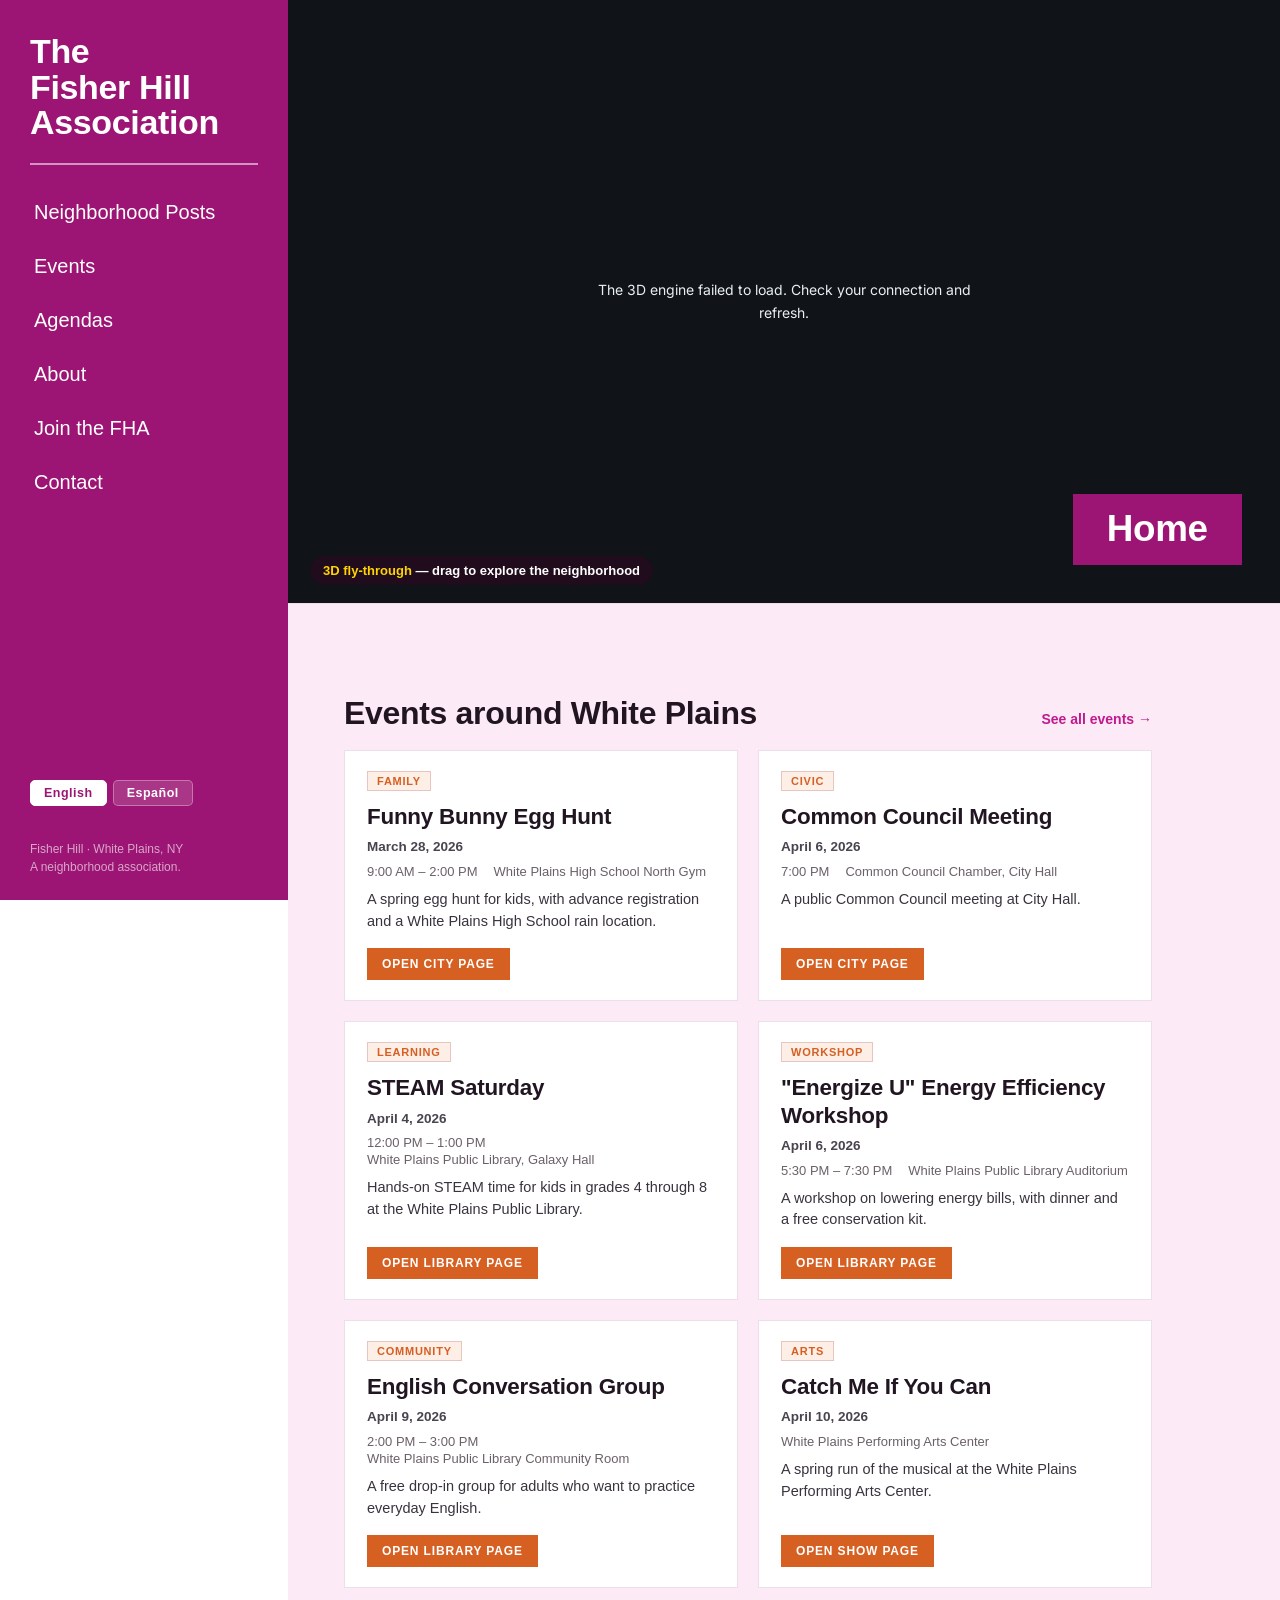
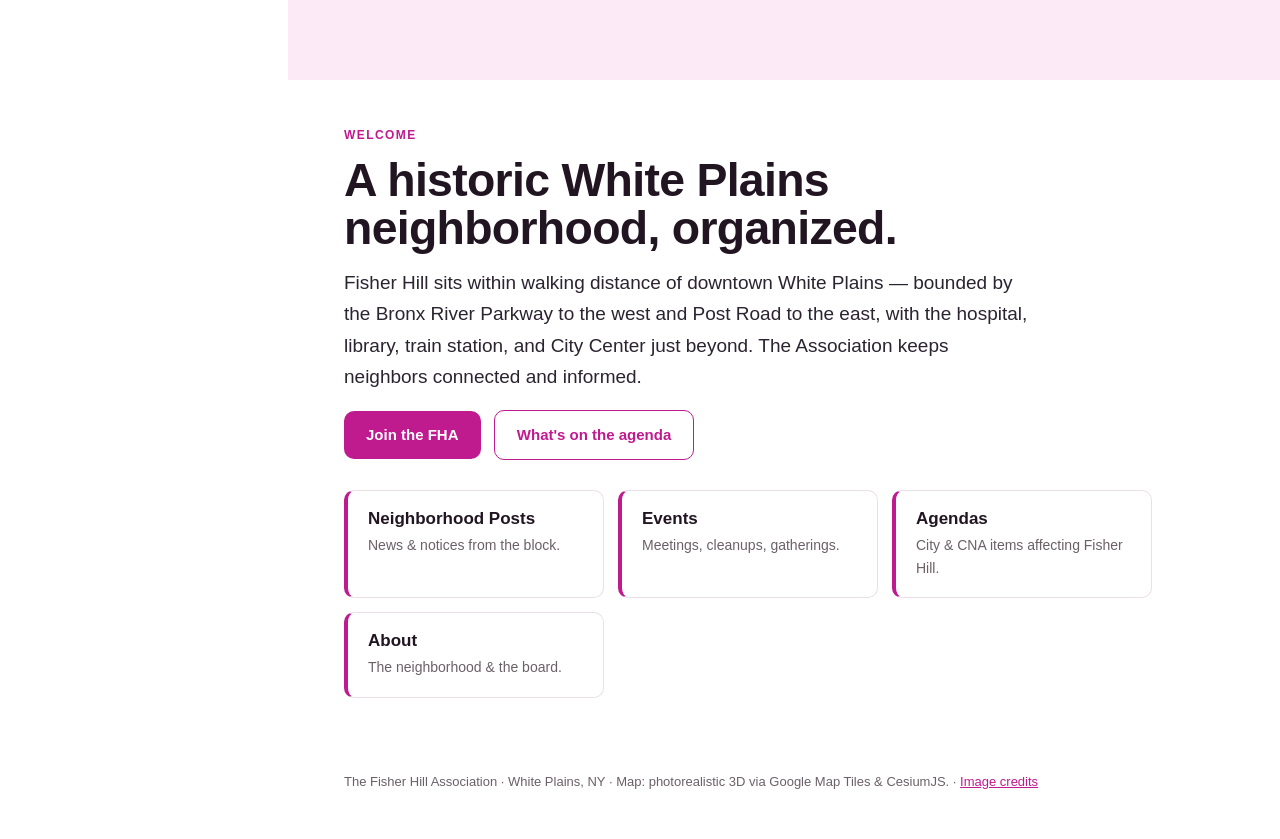
<file: index.html>
<!DOCTYPE html>
<html lang="en">
<head>
<meta charset="utf-8">
<meta name="viewport" content="width=device-width, initial-scale=1">
<title>The Fisher Hill Association — White Plains, NY</title>
<meta name="description" content="The Fisher Hill Association — neighborhood posts, events, agendas, and an interactive 3D map of Fisher Hill in White Plains, New York.">
<link rel="preconnect" href="https://fonts.googleapis.com">
<link rel="preconnect" href="https://fonts.gstatic.com" crossorigin>
<link href="https://fonts.googleapis.com/css2?family=Inter:wght@400;500;600;700&family=Inter+Tight:wght@600;700;800&display=swap" rel="stylesheet">
<link rel="stylesheet" href="styles.css">
</head>
<body>

<aside class="side">
  <a class="side-brand" href="index.html">The<br>Fisher&nbsp;Hill<br>Association</a>
  <div class="side-rule"></div>
  <nav class="side-nav" aria-label="Main">
    <a href="posts.html">Neighborhood Posts</a>
    <a href="events.html">Events</a>
    <a href="agendas.html">Agendas</a>
    <a href="about.html">About</a>
    <a href="join.html">Join the FHA</a>
    <a href="contact.html">Contact</a>
  </nav>
  <div class="side-foot">Fisher Hill · White Plains, NY<br>A neighborhood association.</div>
</aside>

<main class="main">

  <div class="hero">
    <iframe src="map.html" title="Interactive 3D map of Fisher Hill" loading="lazy" scrolling="no"></iframe>
    <span class="hero-chip"><b>3D fly-through</b> — drag to explore the neighborhood</span>
    <div class="page-hero-label">Home</div>
  </div>

  <section class="home-feed">
    <div class="wrap">
      <div class="feed-head">
        <h2>Events around White Plains</h2>
        <a class="feed-seeall" href="events.html">See all events →</a>
      </div>
      <div id="events-feed" data-limit="6"></div>
    </div>
  </section>

  <div class="wrap">
    <section>
      <p class="kicker">Welcome</p>
      <h1 class="title">A historic White Plains neighborhood, organized.</h1>
      <p class="lede">Fisher Hill sits within walking distance of downtown White Plains — bounded by the Bronx River Parkway to the west and Post Road to the east, with the hospital, library, train station, and City Center just beyond. The Association keeps neighbors connected and informed.</p>
      <p style="margin-top:18px"><a class="btn" href="join.html">Join the FHA</a> &nbsp; <a class="btn ghost" href="agendas.html">What's on the agenda</a></p>

      <div class="cards" style="margin-top:30px">
        <a class="card" href="posts.html"><h3>Neighborhood Posts</h3><p>News &amp; notices from the block.</p></a>
        <a class="card" href="events.html"><h3>Events</h3><p>Meetings, cleanups, gatherings.</p></a>
        <a class="card" href="agendas.html"><h3>Agendas</h3><p>City &amp; CNA items affecting Fisher Hill.</p></a>
        <a class="card" href="about.html"><h3>About</h3><p>The neighborhood &amp; the board.</p></a>
      </div>
    </section>

    <div class="foot">The Fisher Hill Association · White Plains, NY · Map: photorealistic 3D via Google Map Tiles &amp; CesiumJS. · <a href="credits.html">Image credits</a></div>
  </div>
</main>

<script src="feeds.js"></script>
<script src="i18n.js"></script>
</body>
</html>
</file>
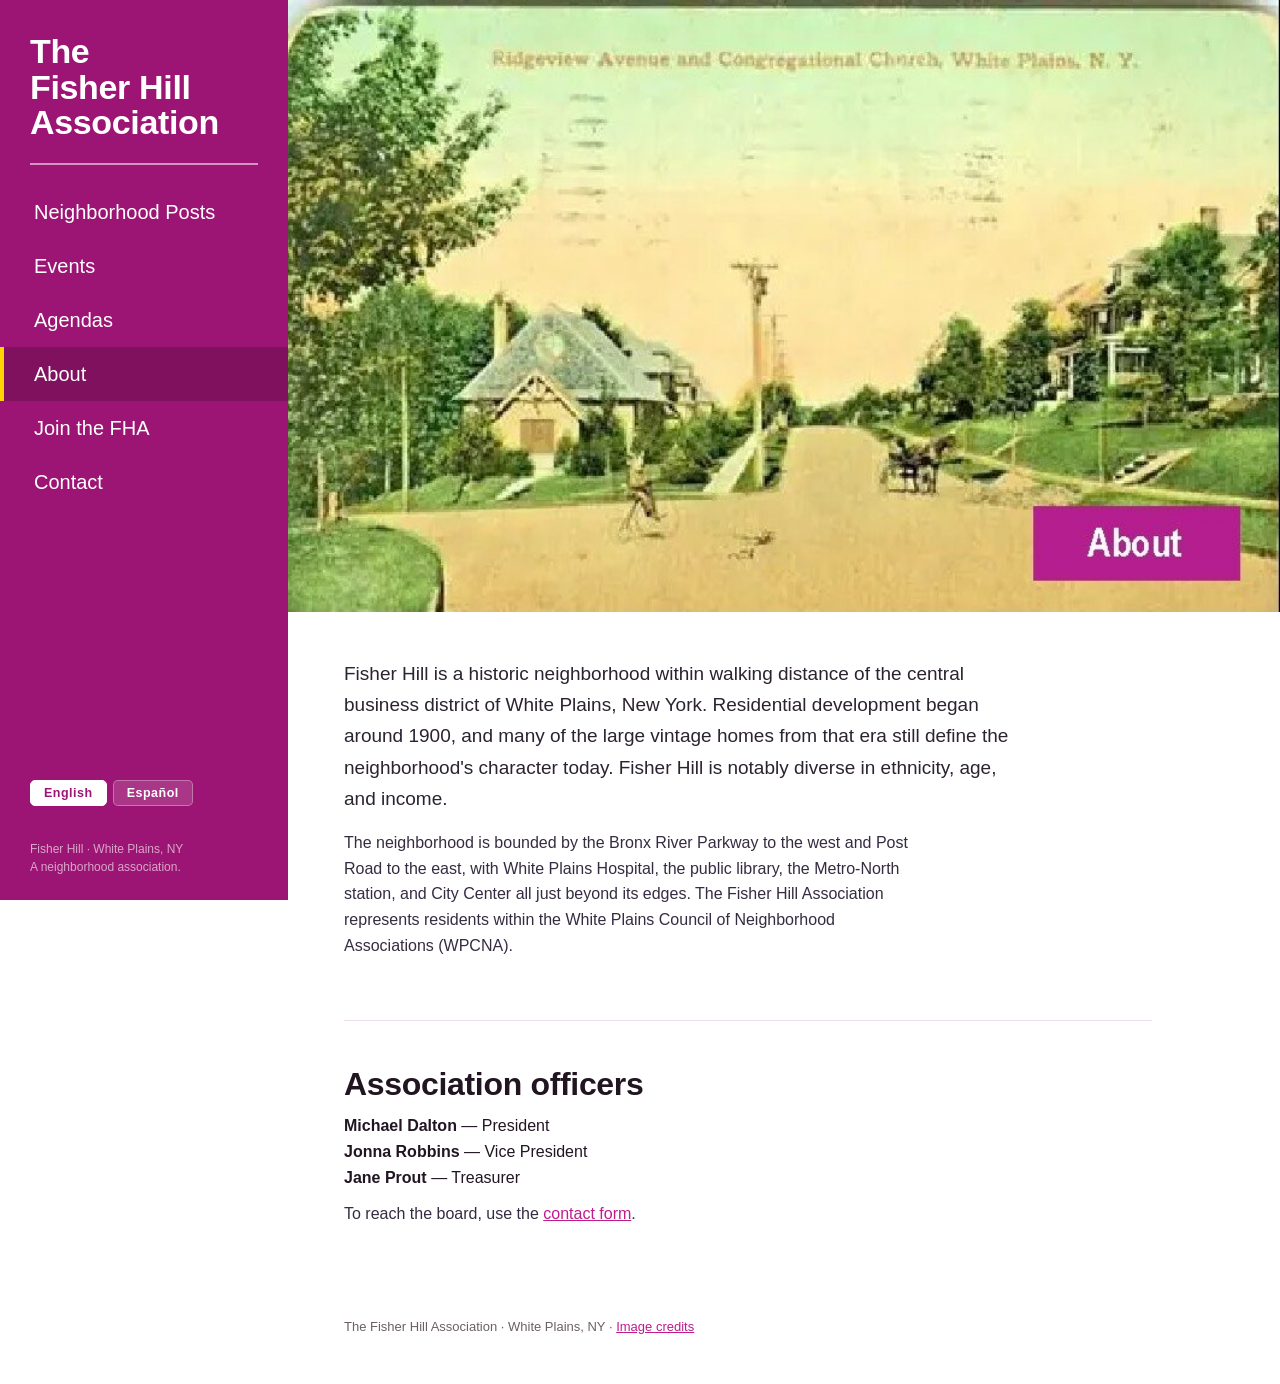
<file: about.html>
<!DOCTYPE html>
<html lang="en">
<head>
<meta charset="utf-8">
<meta name="viewport" content="width=device-width, initial-scale=1">
<title>About — The Fisher Hill Association</title>
<link rel="preconnect" href="https://fonts.googleapis.com">
<link rel="preconnect" href="https://fonts.gstatic.com" crossorigin>
<link href="https://fonts.googleapis.com/css2?family=Inter:wght@400;500;600;700&family=Inter+Tight:wght@600;700;800&display=swap" rel="stylesheet">
<link rel="stylesheet" href="styles.css">
</head>
<body>

<aside class="side">
  <a class="side-brand" href="index.html">The<br>Fisher&nbsp;Hill<br>Association</a>
  <div class="side-rule"></div>
  <nav class="side-nav" aria-label="Main">
    <a href="posts.html">Neighborhood Posts</a>
    <a href="events.html">Events</a>
    <a href="agendas.html">Agendas</a>
    <a href="about.html" class="active" aria-current="page">About</a>
    <a href="join.html">Join the FHA</a>
    <a href="contact.html">Contact</a>
  </nav>
  <div class="side-foot">Fisher Hill · White Plains, NY<br>A neighborhood association.</div>
</aside>

<main class="main">
  <img class="about-hero-img" src="assets/heroes/about.jpg?v=5" alt="Ridgeview Avenue and Congregational Church, White Plains, N.Y. — vintage postcard">

  <div class="wrap">
    <section>
      <p class="lede">Fisher Hill is a historic neighborhood within walking distance of the central business district of White Plains, New York. Residential development began around 1900, and many of the large vintage homes from that era still define the neighborhood's character today. Fisher Hill is notably diverse in ethnicity, age, and income.</p>
      <p>The neighborhood is bounded by the Bronx River Parkway to the west and Post Road to the east, with White Plains Hospital, the public library, the Metro-North station, and City Center all just beyond its edges. The Fisher Hill Association represents residents within the White Plains Council of Neighborhood Associations (WPCNA).</p>
    </section>
    <section>
      <h2>Association officers</h2>
      <ul class="officers">
        <li><strong>Michael Dalton</strong> — President</li>
        <li><strong>Jonna Robbins</strong> — Vice President</li>
        <li><strong>Jane Prout</strong> — Treasurer</li>
      </ul>
      <p style="margin-top:14px">To reach the board, use the <a href="contact.html">contact form</a>.</p>
    </section>
    <div class="foot">The Fisher Hill Association · White Plains, NY · <a href="credits.html">Image credits</a></div>
  </div>
</main>

<script src="i18n.js"></script>
</body>
</html>
</file>
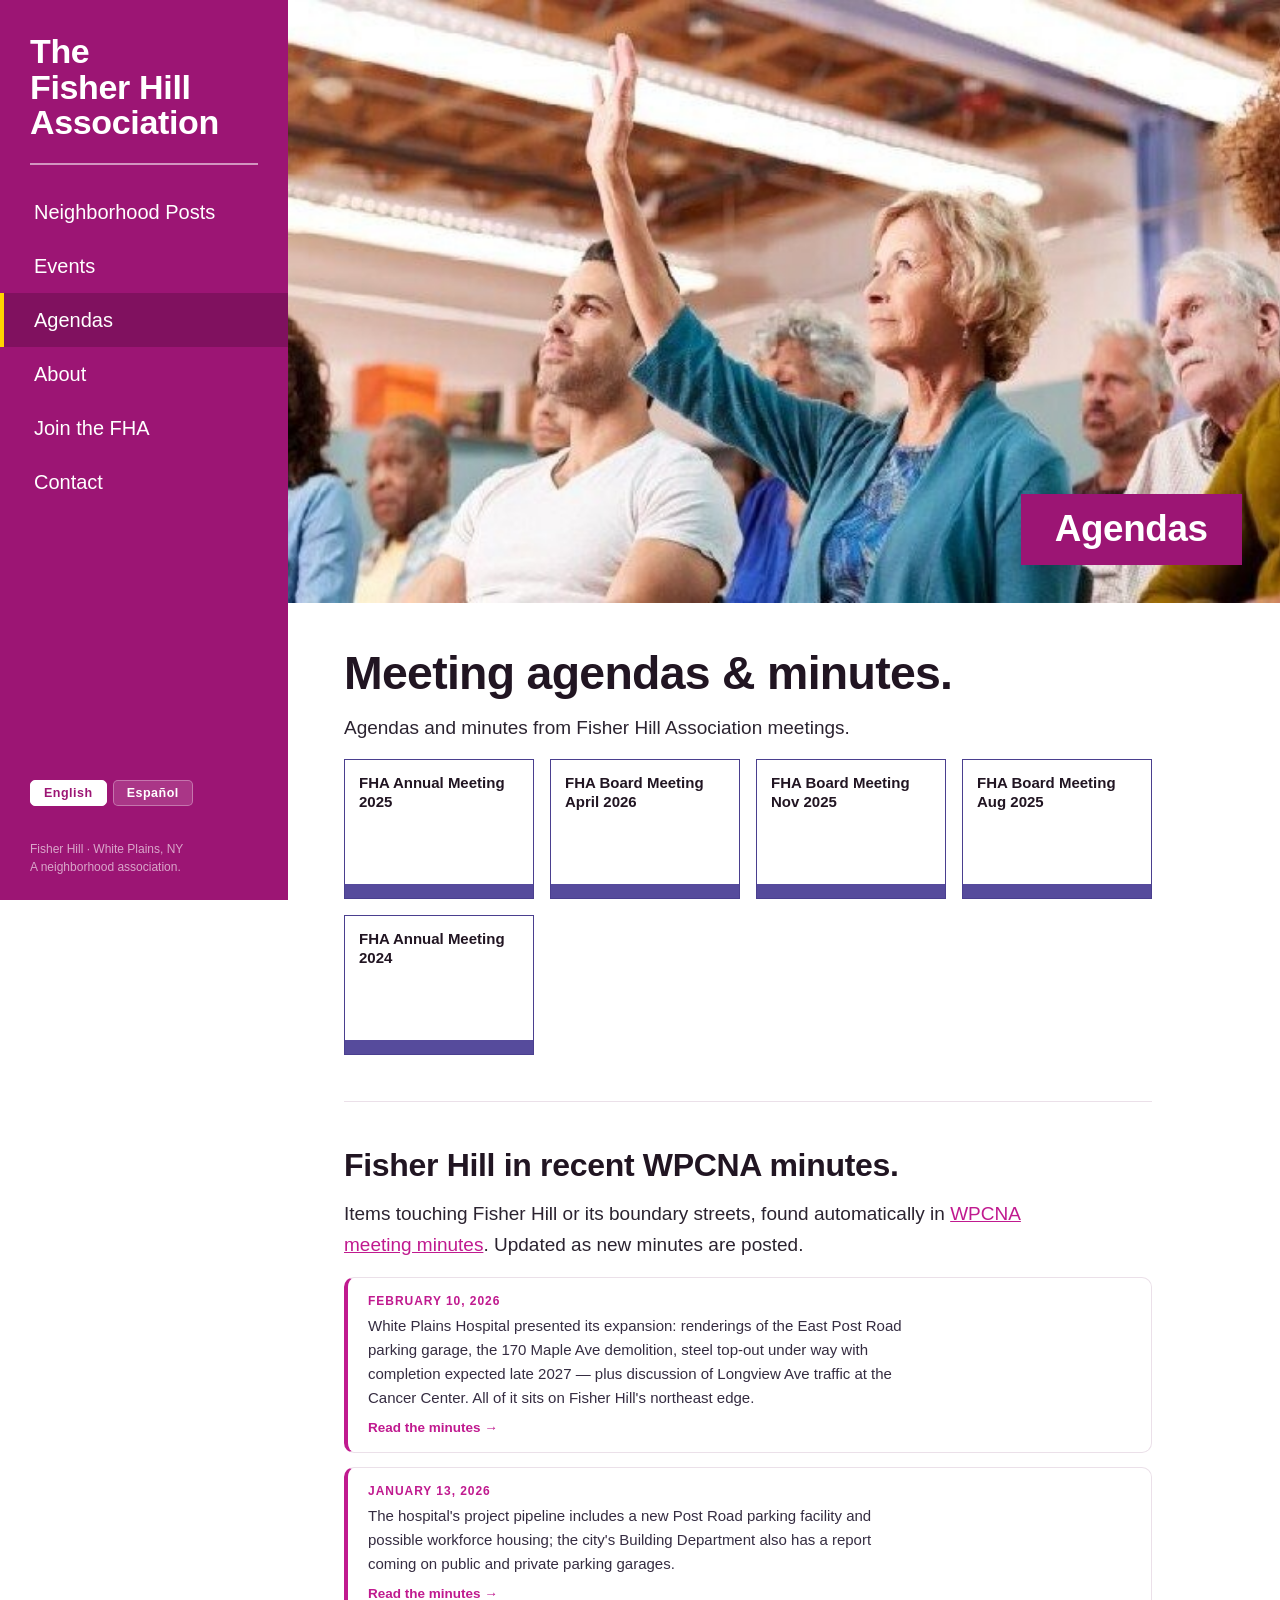
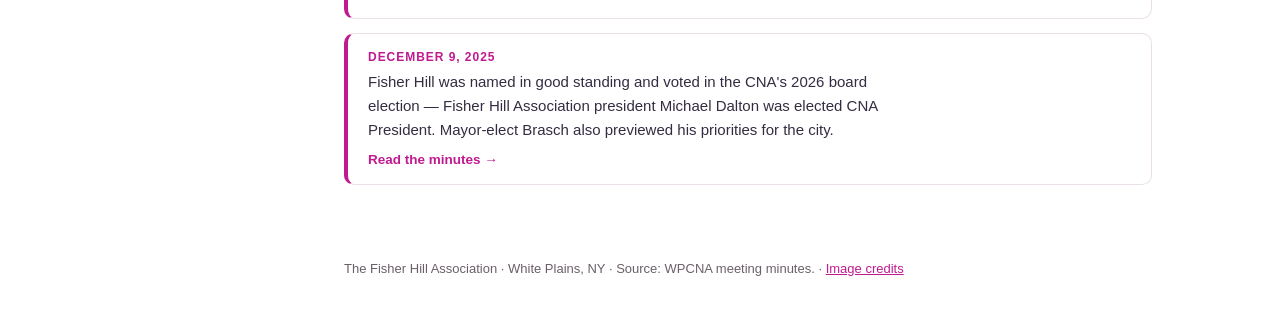
<file: agendas.html>
<!DOCTYPE html>
<html lang="en">
<head>
<meta charset="utf-8">
<meta name="viewport" content="width=device-width, initial-scale=1">
<title>Agendas — The Fisher Hill Association</title>
<link rel="preconnect" href="https://fonts.googleapis.com">
<link rel="preconnect" href="https://fonts.gstatic.com" crossorigin>
<link href="https://fonts.googleapis.com/css2?family=Inter:wght@400;500;600;700&family=Inter+Tight:wght@600;700;800&display=swap" rel="stylesheet">
<link rel="stylesheet" href="styles.css">
</head>
<body>

<aside class="side">
  <a class="side-brand" href="index.html">The<br>Fisher&nbsp;Hill<br>Association</a>
  <div class="side-rule"></div>
  <nav class="side-nav" aria-label="Main">
    <a href="posts.html">Neighborhood Posts</a>
    <a href="events.html">Events</a>
    <a href="agendas.html" class="active" aria-current="page">Agendas</a>
    <a href="about.html">About</a>
    <a href="join.html">Join the FHA</a>
    <a href="contact.html">Contact</a>
  </nav>
  <div class="side-foot">Fisher Hill · White Plains, NY<br>A neighborhood association.</div>
</aside>

<main class="main">
  <div class="page-hero" style="background-image:url('assets/heroes/agendas.jpg?v=4')">
    <div class="page-hero-label">Agendas</div>
  </div>
  <div class="wrap">
    <section>
      <h1 class="title">Meeting agendas &amp; minutes.</h1>
      <p class="lede">Agendas and minutes from Fisher Hill Association meetings.</p>
      <div class="agenda-grid">
        <a class="agenda-box" href="#"><span class="agenda-box-title">FHA Annual Meeting 2025</span><span class="agenda-box-bar"></span></a>
        <a class="agenda-box" href="#"><span class="agenda-box-title">FHA Board Meeting April 2026</span><span class="agenda-box-bar"></span></a>
        <a class="agenda-box" href="#"><span class="agenda-box-title">FHA Board Meeting Nov 2025</span><span class="agenda-box-bar"></span></a>
        <a class="agenda-box" href="#"><span class="agenda-box-title">FHA Board Meeting Aug 2025</span><span class="agenda-box-bar"></span></a>
        <a class="agenda-box" href="#"><span class="agenda-box-title">FHA Annual Meeting 2024</span><span class="agenda-box-bar"></span></a>
      </div>
    </section>
    <section>
      <h2>Fisher Hill in recent WPCNA minutes.</h2>
      <p class="lede">Items touching Fisher Hill or its boundary streets, found automatically in <a href="https://wp-cna.org/agendas" rel="external noopener">WPCNA meeting minutes</a>. Updated as new minutes are posted.</p>
      <ol class="mins" id="fha-mins"><li class="placeholder" id="fha-mins-empty">Loading recent mentions…</li></ol>
    </section>
    <div class="foot">The Fisher Hill Association · White Plains, NY · Source: WPCNA meeting minutes. · <a href="credits.html">Image credits</a></div>
  </div>
</main>

<script>
(function(){
  fetch("fisher-hill-mentions.json")
    .then(function(r){ return r.ok ? r.json() : null; })
    .then(function(data){
      var list = document.getElementById("fha-mins");
      var empty = document.getElementById("fha-mins-empty");
      if(!data || !Array.isArray(data.mentions) || !data.mentions.length){
        if(empty) empty.textContent = "No recent Fisher Hill mentions found.";
        return;
      }
      if(empty) empty.remove();
      data.mentions.forEach(function(m){
        var li = document.createElement("li");
        var d = document.createElement("span"); d.className = "min-date"; d.textContent = m.label || m.date || "";
        var p = document.createElement("p"); p.textContent = m.summary || "";
        li.appendChild(d); li.appendChild(p);
        if(m.pdf){ var a = document.createElement("a"); a.href = m.pdf; a.rel = "external noopener"; a.textContent = "Read the minutes →"; li.appendChild(a); }
        list.appendChild(li);
      });
    })
    .catch(function(){
      var empty = document.getElementById("fha-mins-empty");
      if(empty) empty.textContent = "Recent mentions are unavailable right now.";
    });
})();
</script>
<script src="i18n.js"></script>
</body>
</html>
</file>
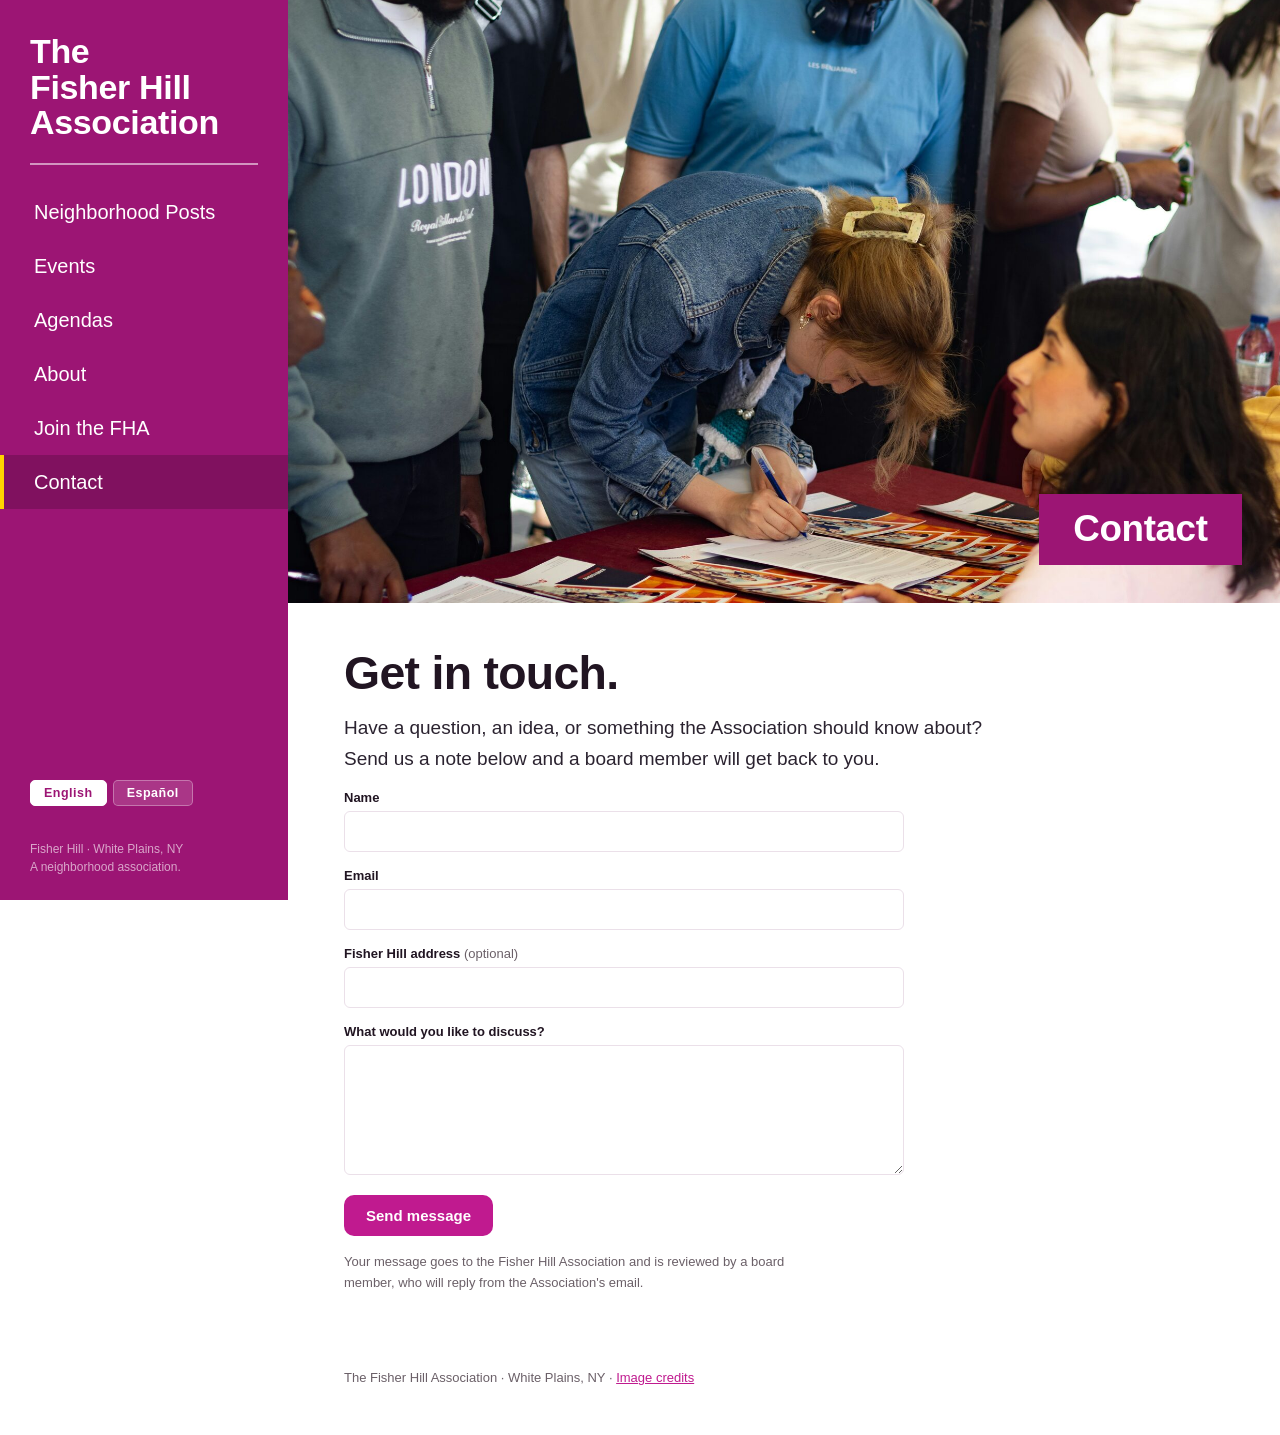
<file: contact.html>
<!DOCTYPE html>
<html lang="en">
<head>
<meta charset="utf-8">
<meta name="viewport" content="width=device-width, initial-scale=1">
<title>Contact — The Fisher Hill Association</title>
<link rel="preconnect" href="https://fonts.googleapis.com">
<link rel="preconnect" href="https://fonts.gstatic.com" crossorigin>
<link href="https://fonts.googleapis.com/css2?family=Inter:wght@400;500;600;700&family=Inter+Tight:wght@600;700;800&display=swap" rel="stylesheet">
<link rel="stylesheet" href="styles.css">
</head>
<body>

<aside class="side">
  <a class="side-brand" href="index.html">The<br>Fisher&nbsp;Hill<br>Association</a>
  <div class="side-rule"></div>
  <nav class="side-nav" aria-label="Main">
    <a href="posts.html">Neighborhood Posts</a>
    <a href="events.html">Events</a>
    <a href="agendas.html">Agendas</a>
    <a href="about.html">About</a>
    <a href="join.html">Join the FHA</a>
    <a href="contact.html" class="active" aria-current="page">Contact</a>
  </nav>
  <div class="side-foot">Fisher Hill · White Plains, NY<br>A neighborhood association.</div>
</aside>

<main class="main">
  <div class="page-hero" style="background-image:url('assets/heroes/contact.jpg')">
    <div class="page-hero-label">Contact</div>
  </div>
  <div class="wrap">
    <section>
      <h1 class="title">Get in touch.</h1>
      <p class="lede">Have a question, an idea, or something the Association should know about? Send us a note below and a board member will get back to you.</p>
      <!-- TODO (backend, blocked on Michael): wire this form to a service that emails the
           FHA shared inbox (fisherhill.info@gmail.com — NOT a personal address). Michael
           Dalton reviews and replies from that address. Until then the form shows a
           local confirmation only and does not send. -->
      <form class="cform" id="contact-form" novalidate>
        <div>
          <label for="cf-name">Name</label>
          <input id="cf-name" name="name" type="text" autocomplete="name" required>
        </div>
        <div>
          <label for="cf-email">Email</label>
          <input id="cf-email" name="email" type="email" autocomplete="email" required>
        </div>
        <div>
          <label for="cf-address">Fisher Hill address <span class="cform-opt">(optional)</span></label>
          <input id="cf-address" name="address" type="text" autocomplete="street-address">
        </div>
        <div>
          <label for="cf-message">What would you like to discuss?</label>
          <textarea id="cf-message" name="message" required></textarea>
        </div>
        <button class="btn" type="submit">Send message</button>
        <p class="cform-status" id="cf-status" role="status" hidden></p>
        <p class="cform-note">Your message goes to the Fisher Hill Association and is reviewed by a board member, who will reply from the Association's email.</p>
      </form>
    </section>
    <div class="foot">The Fisher Hill Association · White Plains, NY · <a href="credits.html">Image credits</a></div>
  </div>
</main>

<script>
(function(){
  var f=document.getElementById('contact-form');
  if(!f) return;
  f.addEventListener('submit',function(e){
    e.preventDefault();
    if(!f.checkValidity()){ f.reportValidity(); return; }
    var s=document.getElementById('cf-status');
    s.hidden=false; s.textContent='Thanks — your message has been sent. The board will be in touch.';
    f.reset();
  });
})();
</script>
<script src="i18n.js"></script>
</body>
</html>
</file>
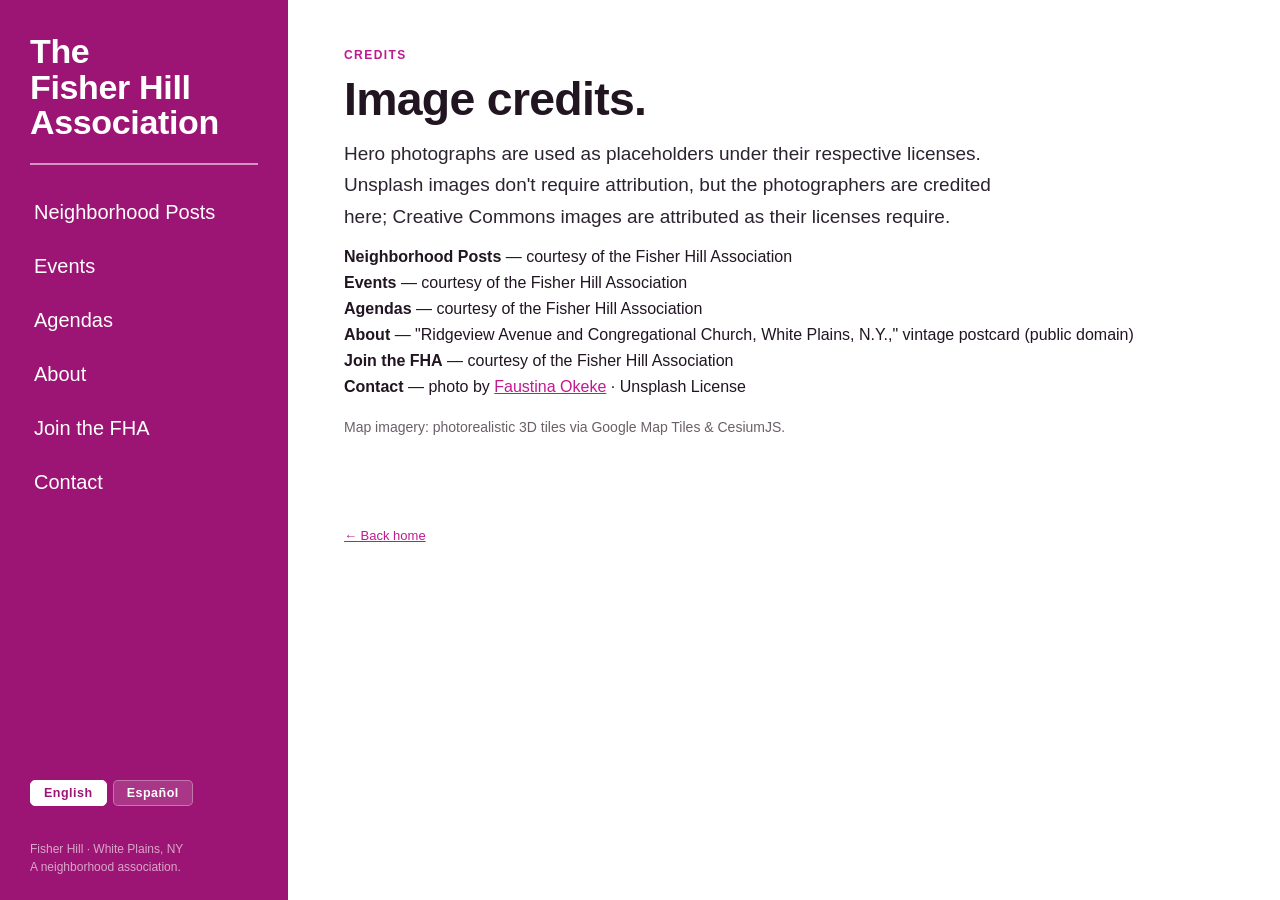
<file: credits.html>
<!DOCTYPE html>
<html lang="en">
<head>
<meta charset="utf-8">
<meta name="viewport" content="width=device-width, initial-scale=1">
<title>Image Credits — The Fisher Hill Association</title>
<link rel="preconnect" href="https://fonts.googleapis.com">
<link rel="preconnect" href="https://fonts.gstatic.com" crossorigin>
<link href="https://fonts.googleapis.com/css2?family=Inter:wght@400;500;600;700&family=Inter+Tight:wght@600;700;800&display=swap" rel="stylesheet">
<link rel="stylesheet" href="styles.css">
</head>
<body>

<aside class="side">
  <a class="side-brand" href="index.html">The<br>Fisher&nbsp;Hill<br>Association</a>
  <div class="side-rule"></div>
  <nav class="side-nav" aria-label="Main">
    <a href="posts.html">Neighborhood Posts</a>
    <a href="events.html">Events</a>
    <a href="agendas.html">Agendas</a>
    <a href="about.html">About</a>
    <a href="join.html">Join the FHA</a>
    <a href="contact.html">Contact</a>
  </nav>
  <div class="side-foot">Fisher Hill · White Plains, NY<br>A neighborhood association.</div>
</aside>

<main class="main">
  <div class="wrap">
    <section>
      <p class="kicker">Credits</p>
      <h1 class="title">Image credits.</h1>
      <p class="lede">Hero photographs are used as placeholders under their respective licenses. Unsplash images don't require attribution, but the photographers are credited here; Creative Commons images are attributed as their licenses require.</p>
      <ul class="officers">
        <li><strong>Neighborhood Posts</strong> — courtesy of the Fisher Hill Association</li>
        <li><strong>Events</strong> — courtesy of the Fisher Hill Association</li>
        <li><strong>Agendas</strong> — courtesy of the Fisher Hill Association</li>
        <li><strong>About</strong> — "Ridgeview Avenue and Congregational Church, White Plains, N.Y.," vintage postcard (public domain)</li>
        <li><strong>Join the FHA</strong> — courtesy of the Fisher Hill Association</li>
        <li><strong>Contact</strong> — photo by <a href="https://unsplash.com/photos/GXhRgYbRl50" rel="external noopener">Faustina Okeke</a> · Unsplash License</li>
      </ul>
      <p style="margin-top:20px; font-size:14px; color:var(--muted);">Map imagery: photorealistic 3D tiles via Google Map Tiles &amp; CesiumJS.</p>
    </section>
    <div class="foot"><a href="index.html">← Back home</a></div>
  </div>
</main>

<script src="i18n.js"></script>
</body>
</html>
</file>
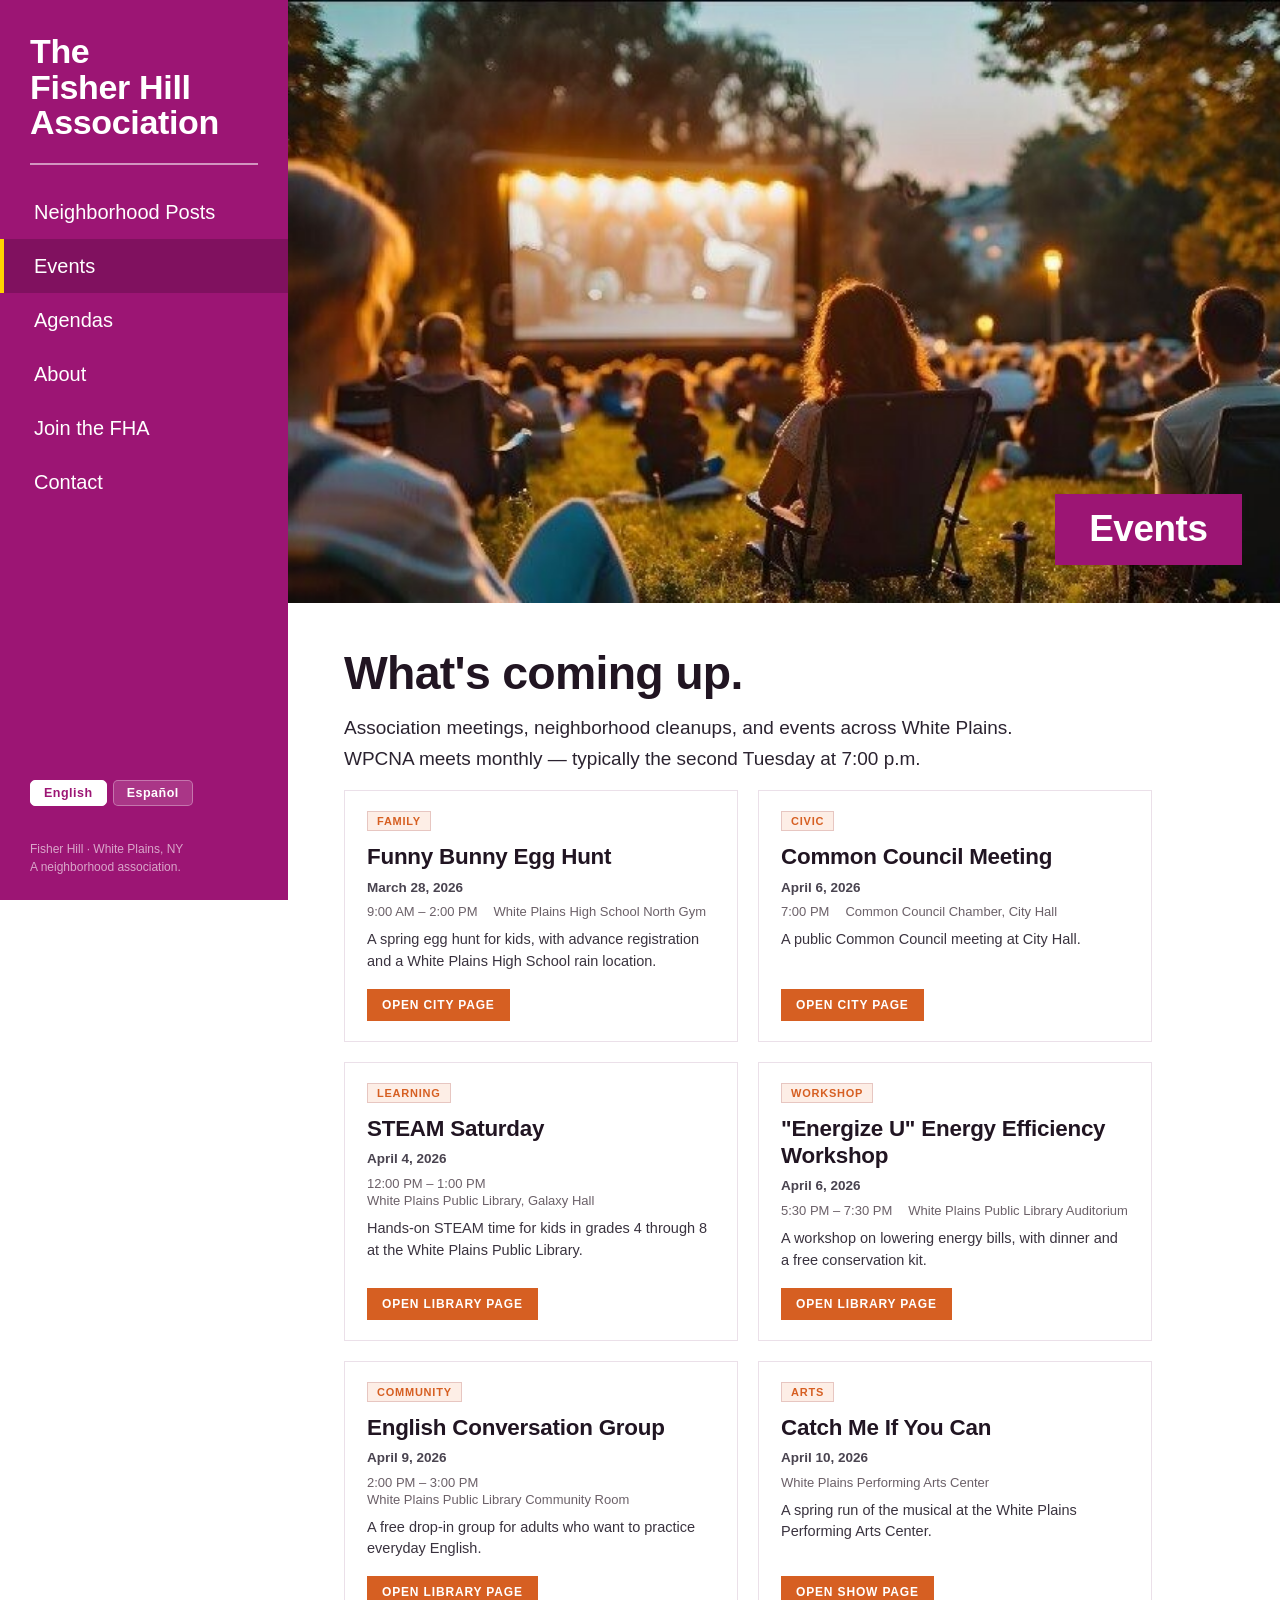
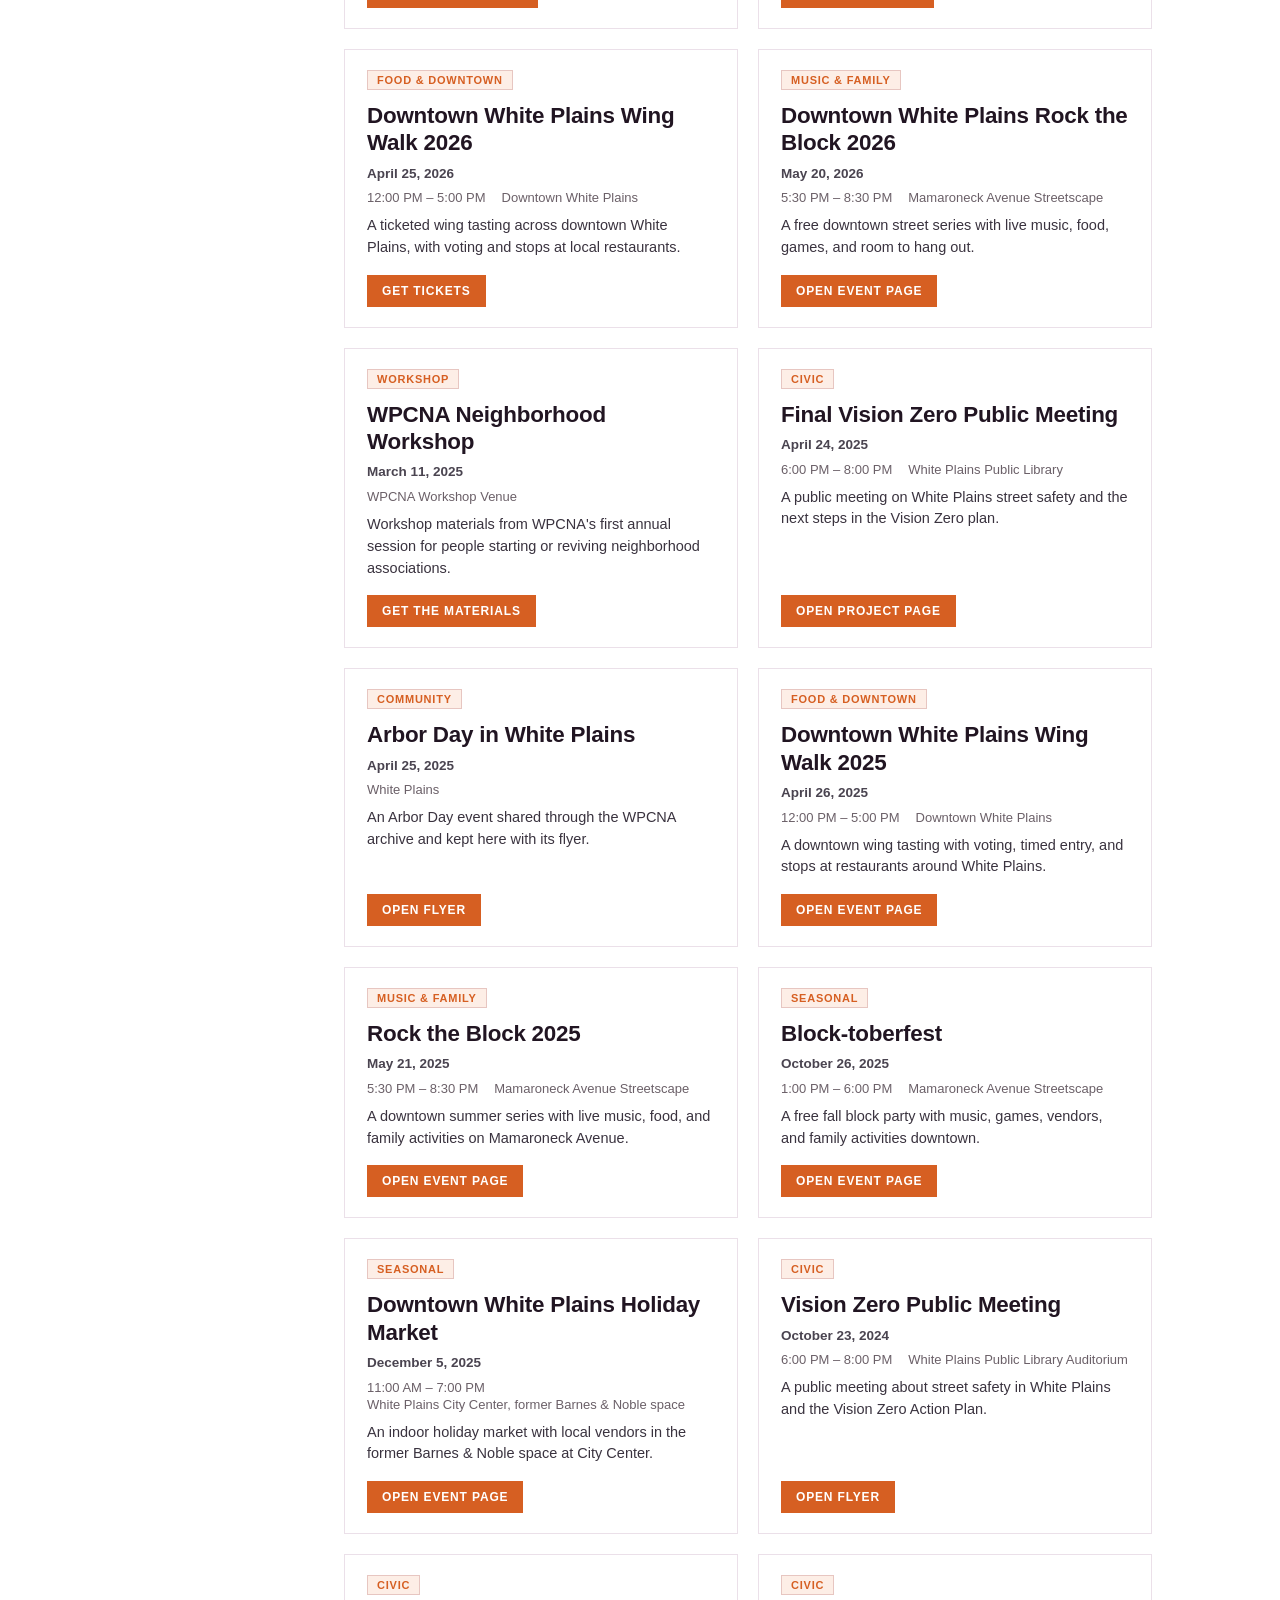
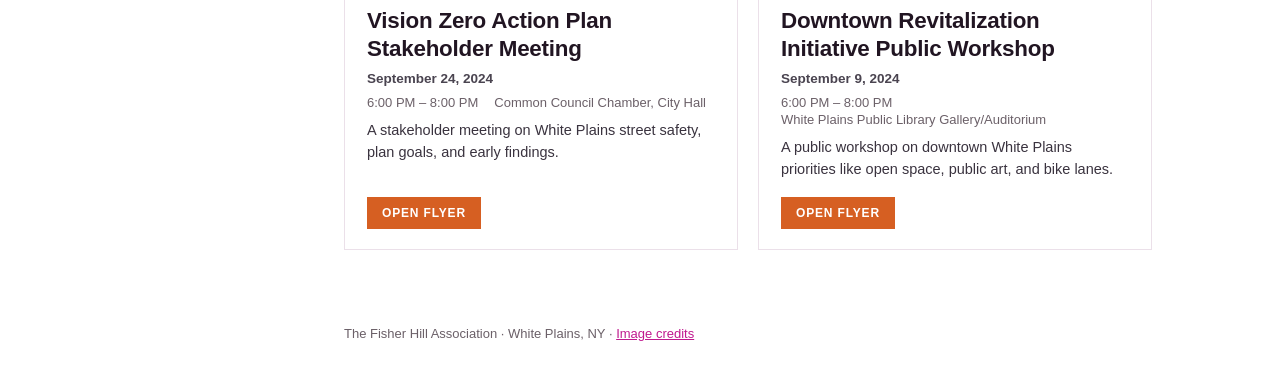
<file: events.html>
<!DOCTYPE html>
<html lang="en">
<head>
<meta charset="utf-8">
<meta name="viewport" content="width=device-width, initial-scale=1">
<title>Events — The Fisher Hill Association</title>
<link rel="preconnect" href="https://fonts.googleapis.com">
<link rel="preconnect" href="https://fonts.gstatic.com" crossorigin>
<link href="https://fonts.googleapis.com/css2?family=Inter:wght@400;500;600;700&family=Inter+Tight:wght@600;700;800&display=swap" rel="stylesheet">
<link rel="stylesheet" href="styles.css">
</head>
<body>

<aside class="side">
  <a class="side-brand" href="index.html">The<br>Fisher&nbsp;Hill<br>Association</a>
  <div class="side-rule"></div>
  <nav class="side-nav" aria-label="Main">
    <a href="posts.html">Neighborhood Posts</a>
    <a href="events.html" class="active" aria-current="page">Events</a>
    <a href="agendas.html">Agendas</a>
    <a href="about.html">About</a>
    <a href="join.html">Join the FHA</a>
    <a href="contact.html">Contact</a>
  </nav>
  <div class="side-foot">Fisher Hill · White Plains, NY<br>A neighborhood association.</div>
</aside>

<main class="main">
  <div class="page-hero" style="background-image:url('assets/heroes/events.jpg?v=4')">
    <div class="page-hero-label">Events</div>
  </div>
  <div class="wrap">
    <section>
      <h1 class="title">What's coming up.</h1>
      <p class="lede">Association meetings, neighborhood cleanups, and events across White Plains. WPCNA meets monthly — typically the second Tuesday at 7:00 p.m.</p>
      <div id="events-feed"></div>
    </section>
    <div class="foot">The Fisher Hill Association · White Plains, NY · <a href="credits.html">Image credits</a></div>
  </div>
</main>

<script src="feeds.js"></script>
<script src="i18n.js"></script>
</body>
</html>
</file>
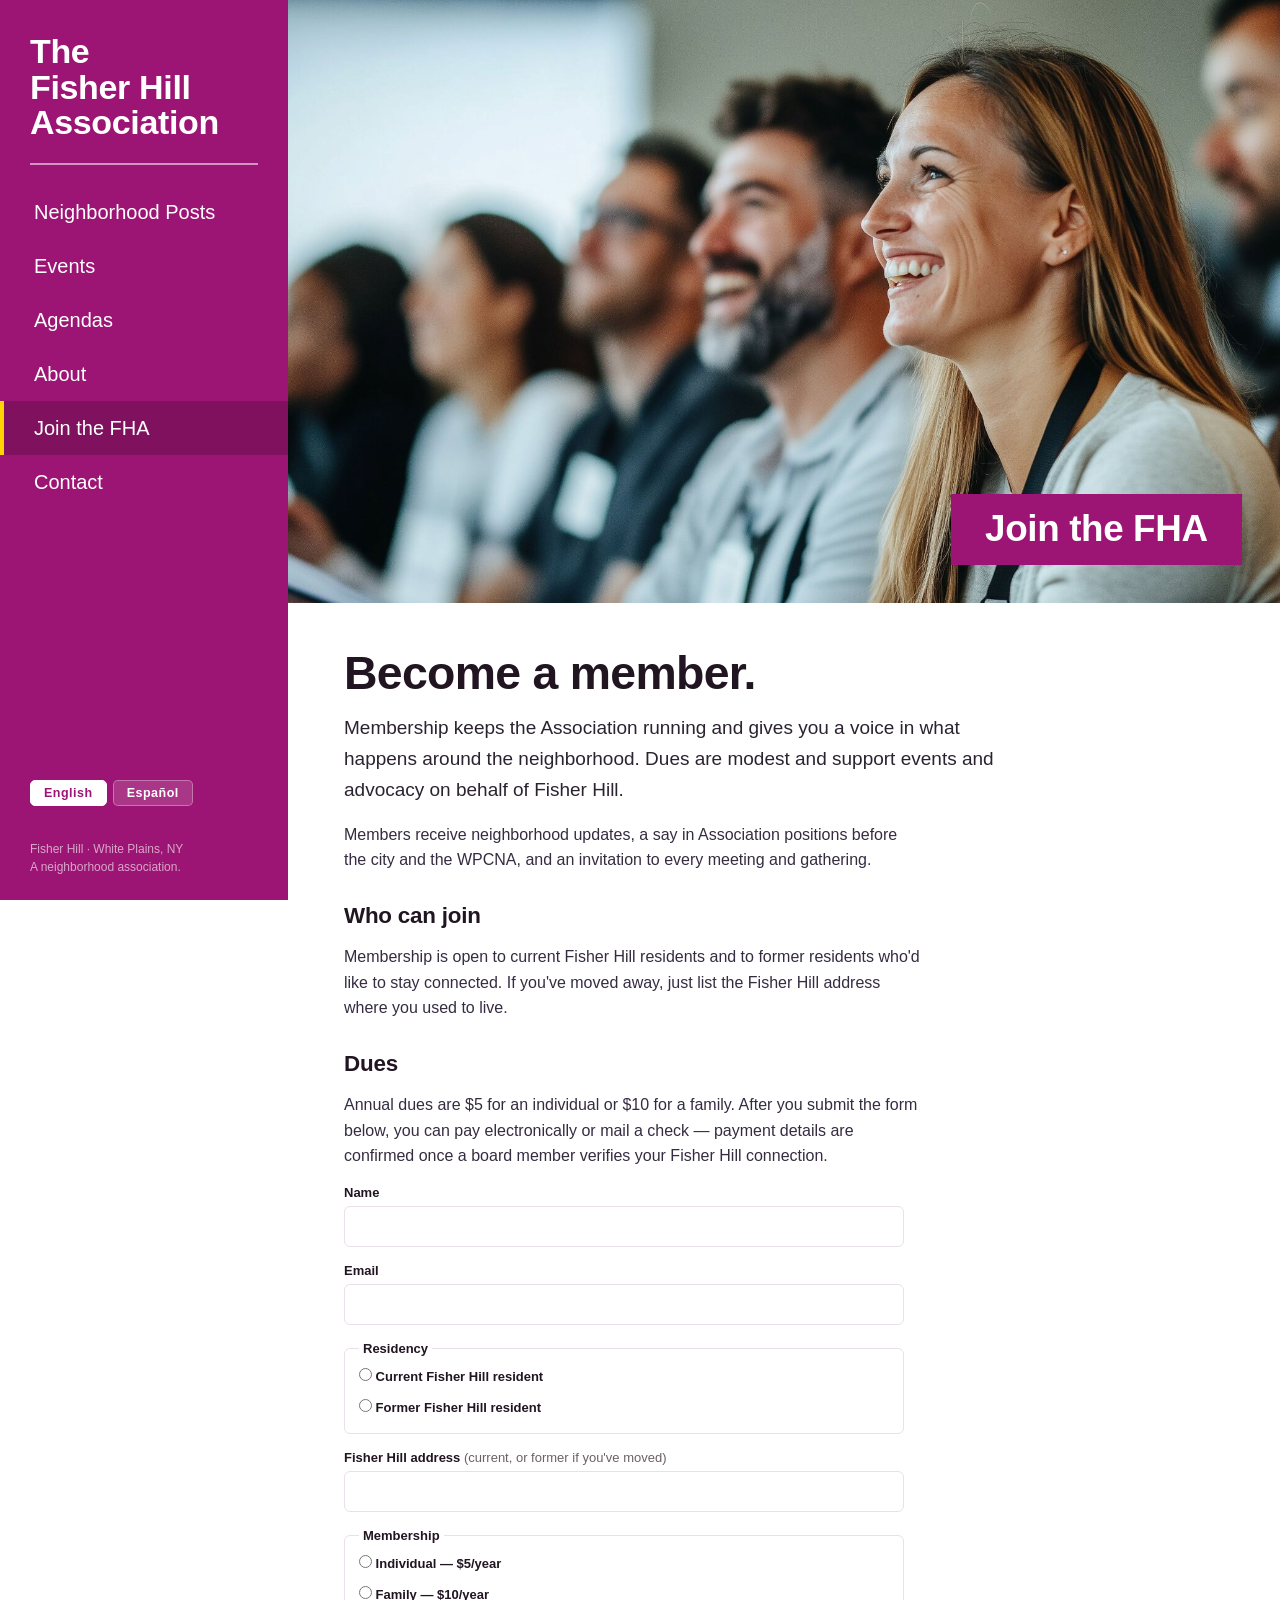
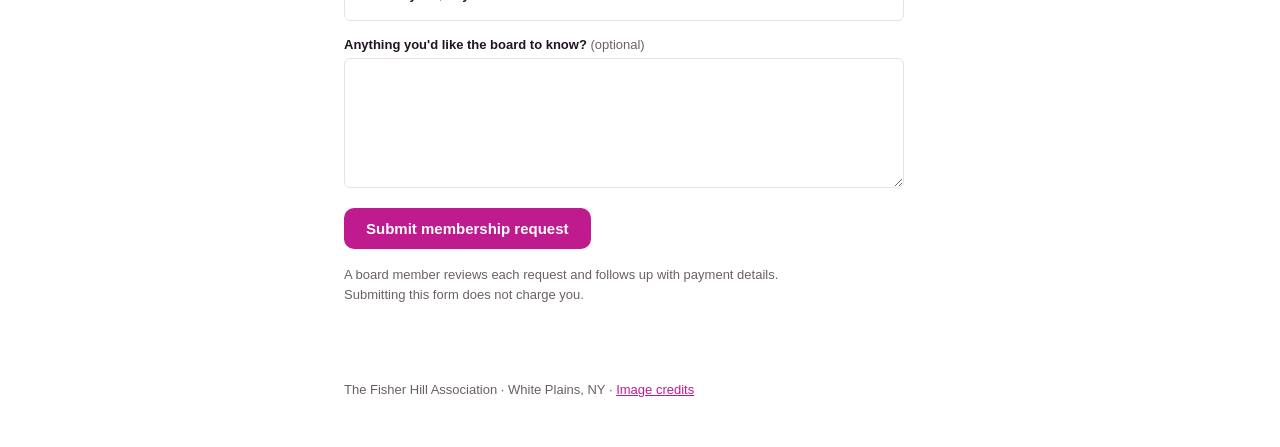
<file: join.html>
<!DOCTYPE html>
<html lang="en">
<head>
<meta charset="utf-8">
<meta name="viewport" content="width=device-width, initial-scale=1">
<title>Join the FHA — The Fisher Hill Association</title>
<link rel="preconnect" href="https://fonts.googleapis.com">
<link rel="preconnect" href="https://fonts.gstatic.com" crossorigin>
<link href="https://fonts.googleapis.com/css2?family=Inter:wght@400;500;600;700&family=Inter+Tight:wght@600;700;800&display=swap" rel="stylesheet">
<link rel="stylesheet" href="styles.css">
</head>
<body>

<aside class="side">
  <a class="side-brand" href="index.html">The<br>Fisher&nbsp;Hill<br>Association</a>
  <div class="side-rule"></div>
  <nav class="side-nav" aria-label="Main">
    <a href="posts.html">Neighborhood Posts</a>
    <a href="events.html">Events</a>
    <a href="agendas.html">Agendas</a>
    <a href="about.html">About</a>
    <a href="join.html" class="active" aria-current="page">Join the FHA</a>
    <a href="contact.html">Contact</a>
  </nav>
  <div class="side-foot">Fisher Hill · White Plains, NY<br>A neighborhood association.</div>
</aside>

<main class="main">
  <div class="page-hero" style="background-image:url('assets/heroes/join.jpg?v=4')">
    <div class="page-hero-label">Join the FHA</div>
  </div>
  <div class="wrap">
    <section>
      <h1 class="title">Become a member.</h1>
      <p class="lede">Membership keeps the Association running and gives you a voice in what happens around the neighborhood. Dues are modest and support events and advocacy on behalf of Fisher Hill.</p>
      <p>Members receive neighborhood updates, a say in Association positions before the city and the WPCNA, and an invitation to every meeting and gathering.</p>

      <h2 class="subhead">Who can join</h2>
      <p>Membership is open to current Fisher Hill residents and to former residents who'd like to stay connected. If you've moved away, just list the Fisher Hill address where you used to live.</p>

      <h2 class="subhead">Dues</h2>
      <p>Annual dues are $5 for an individual or $10 for a family. After you submit the form below, you can pay electronically or mail a check — payment details are confirmed once a board member verifies your Fisher Hill connection.</p>

      <!-- TODO (backend, blocked on Michael): on submit, email the FHA shared inbox
           (fisherhill.info@gmail.com) for human review of residency; on approval, send
           the Venmo link (tied to the FHA Chase account) or the mailing address for a
           check. No AI auto-approval here — a board member confirms membership. Until
           wired, the form shows a local confirmation only and does not send or collect payment. -->
      <form class="cform" id="join-form" novalidate>
        <div>
          <label for="jf-name">Name</label>
          <input id="jf-name" name="name" type="text" autocomplete="name" required>
        </div>
        <div>
          <label for="jf-email">Email</label>
          <input id="jf-email" name="email" type="email" autocomplete="email" required>
        </div>
        <fieldset class="cform-group">
          <legend>Residency</legend>
          <label class="cform-radio"><input type="radio" name="residency" value="current" required> Current Fisher Hill resident</label>
          <label class="cform-radio"><input type="radio" name="residency" value="former"> Former Fisher Hill resident</label>
        </fieldset>
        <div>
          <label for="jf-address">Fisher Hill address <span class="cform-opt">(current, or former if you've moved)</span></label>
          <input id="jf-address" name="address" type="text" autocomplete="street-address" required>
        </div>
        <fieldset class="cform-group">
          <legend>Membership</legend>
          <label class="cform-radio"><input type="radio" name="membership" value="individual" required> Individual — $5/year</label>
          <label class="cform-radio"><input type="radio" name="membership" value="family"> Family — $10/year</label>
        </fieldset>
        <div>
          <label for="jf-note">Anything you'd like the board to know? <span class="cform-opt">(optional)</span></label>
          <textarea id="jf-note" name="note"></textarea>
        </div>
        <button class="btn" type="submit">Submit membership request</button>
        <p class="cform-status" id="jf-status" role="status" hidden></p>
        <p class="cform-note">A board member reviews each request and follows up with payment details. Submitting this form does not charge you.</p>
      </form>
    </section>
    <div class="foot">The Fisher Hill Association · White Plains, NY · <a href="credits.html">Image credits</a></div>
  </div>
</main>

<script>
(function(){
  var f=document.getElementById('join-form');
  if(!f) return;
  f.addEventListener('submit',function(e){
    e.preventDefault();
    if(!f.checkValidity()){ f.reportValidity(); return; }
    var s=document.getElementById('jf-status');
    s.hidden=false;
    s.textContent='Thanks — your membership request has been received. A board member will verify your Fisher Hill connection and follow up with payment details.';
    f.reset();
  });
})();
</script>
<script src="i18n.js"></script>
</body>
</html>
</file>
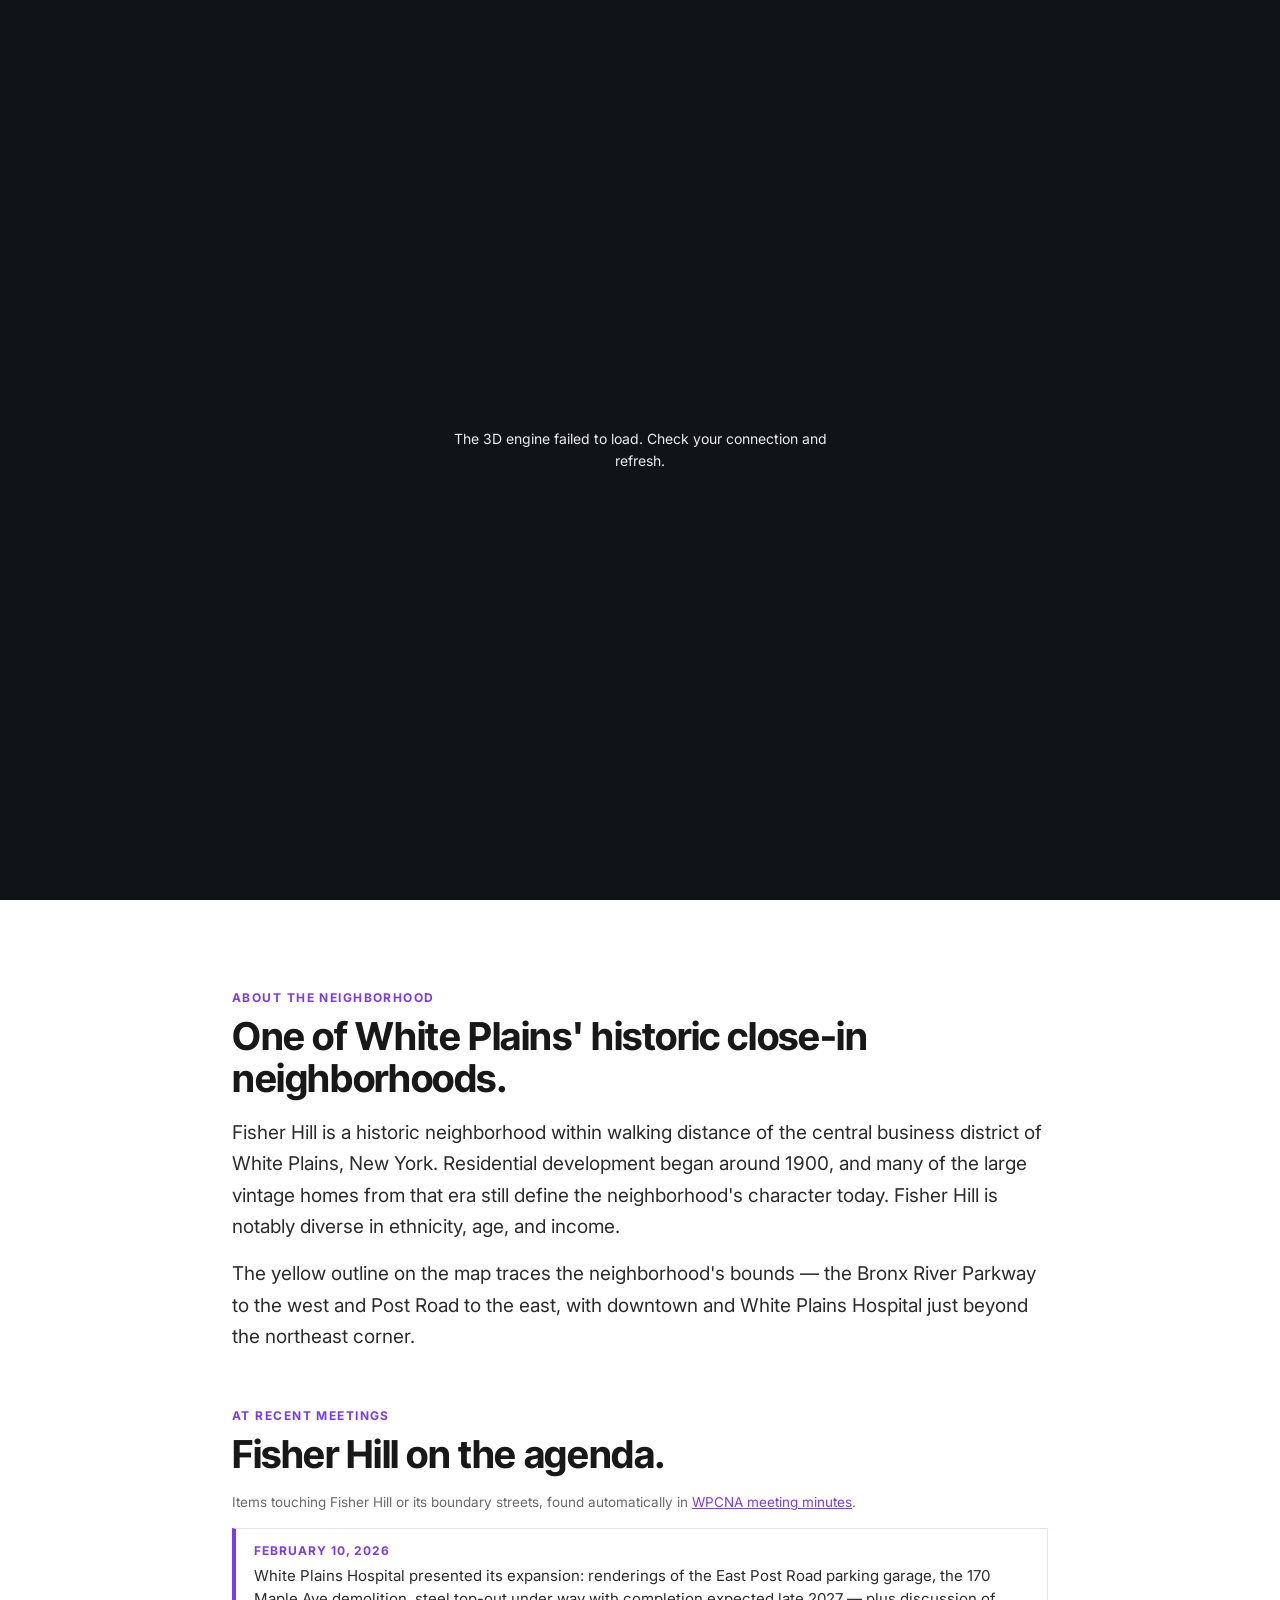
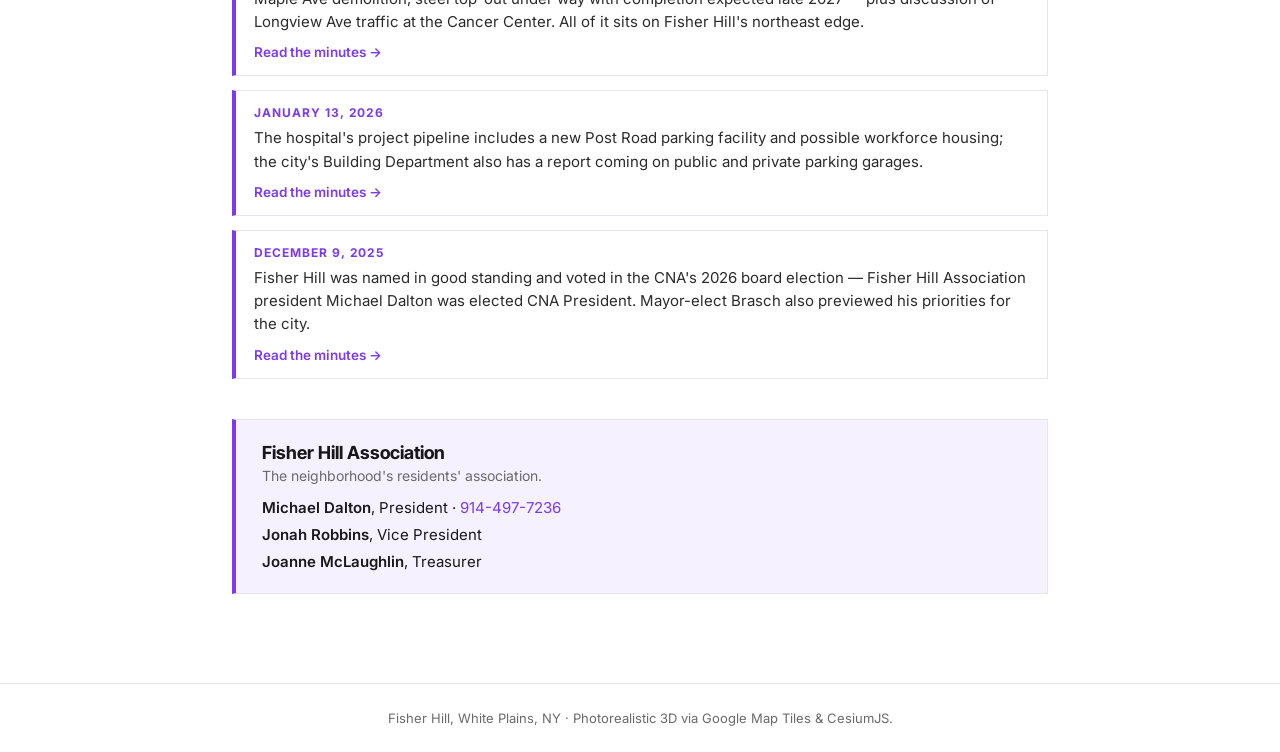
<file: map.html>
<!DOCTYPE html>
<html lang="en">
<head>
<meta charset="utf-8">
<meta name="viewport" content="width=device-width, initial-scale=1">
<title>Fisher Hill — White Plains, NY in 3D</title>
<meta name="description" content="An interactive, photorealistic 3D map of the Fisher Hill neighborhood in White Plains, New York.">
<link rel="preconnect" href="https://fonts.googleapis.com">
<link rel="preconnect" href="https://fonts.gstatic.com" crossorigin>
<link href="https://fonts.googleapis.com/css2?family=Inter:wght@400;500;600;700;800&family=Inter+Tight:wght@600;700;800&display=swap" rel="stylesheet">
<link rel="stylesheet" href="https://cesium.com/downloads/cesiumjs/releases/1.119/Build/Cesium/Widgets/widgets.css">
<style>
  :root{ --brand:#7c3aed; --ink:#181818; --muted:#6a6a6a; --line:#e7e3ef; --soft:#f5f1ff; }
  *{ box-sizing:border-box; }
  html,body{ margin:0; }
  body{ font-family:"Inter",system-ui,sans-serif; color:var(--ink); background:#fff; }

  /* HERO MAP */
  .fh-hero{ position:relative; width:100%; height:100vh; min-height:520px; background:#0b0d10; overflow:hidden; }
  #cesiumContainer{ position:absolute; inset:0; }
  #cesiumContainer .cesium-viewer, #cesiumContainer .cesium-widget, #cesiumContainer .cesium-widget canvas{ width:100%; height:100%; }
  .fh-scrim{ position:absolute; inset:0 0 auto 0; height:240px; background:linear-gradient(180deg, rgba(0,0,0,.55), rgba(0,0,0,0)); pointer-events:none; z-index:2; }

  .fh-lockup{ position:absolute; left:clamp(18px,4vw,56px); top:clamp(18px,4vw,48px); z-index:3; color:#fff; pointer-events:none;
    text-shadow:0 2px 20px rgba(0,0,0,.55),0 1px 2px rgba(0,0,0,.5); }
  .fh-eyebrow{ display:inline-block; background:var(--brand); color:#fff; font-family:"Inter Tight",sans-serif; font-weight:700;
    letter-spacing:.13em; text-transform:uppercase; font-size:clamp(10px,1.1vw,12px); padding:5px 11px; margin-bottom:12px; }
  .fh-title{ margin:0; font-family:"Inter Tight",sans-serif; font-weight:800; line-height:.92; font-size:clamp(2.6rem,8vw,6rem); letter-spacing:-.02em; }
  .fh-tag{ margin:10px 0 0; max-width:26ch; font-size:clamp(13px,1.4vw,17px); font-weight:500; color:#f2eee9; }

  .fh-hint{ position:absolute; right:clamp(14px,3vw,30px); bottom:clamp(40px,5vw,52px); z-index:3; margin:0; pointer-events:none;
    font-size:12px; font-weight:600; color:#fff; background:rgba(0,0,0,.42); padding:6px 11px; backdrop-filter:blur(3px); }
  .fh-nav{ position:absolute; right:clamp(14px,3vw,30px); bottom:clamp(74px,9vw,96px); z-index:4; display:flex; gap:6px; }
  .fh-nav button{ width:38px; height:38px; cursor:pointer; font-size:17px; line-height:1; color:#fff;
    background:rgba(0,0,0,.5); border:1px solid rgba(255,255,255,.28); border-radius:8px; backdrop-filter:blur(3px); }
  .fh-nav button:hover{ background:rgba(0,0,0,.72); }
  .fh-nav button:active{ background:var(--brand); border-color:var(--brand); }
  .fh-scroll{ position:absolute; left:50%; bottom:20px; transform:translateX(-50%); z-index:3; color:#fff; opacity:.85; font-size:11px;
    letter-spacing:.18em; text-transform:uppercase; pointer-events:none; }

  /* loading + fallback */
  .fh-loading{ position:absolute; inset:0; z-index:4; display:flex; gap:11px; align-items:center; justify-content:center;
    background:#0b0d10; color:#fff; font-size:14px; }
  .fh-loading[hidden]{ display:none; }
  .fh-spin{ width:18px; height:18px; border:2px solid rgba(255,255,255,.3); border-top-color:var(--brand); border-radius:50%;
    animation:fhspin .8s linear infinite; }
  @keyframes fhspin{ to{ transform:rotate(360deg); } }
  @media (prefers-reduced-motion:reduce){ .fh-spin{ animation:none; } }
  .fh-fallback{ position:absolute; inset:0; z-index:4; display:none; place-items:center; padding:24px; background:#101418; }
  .fh-fallback.show{ display:grid; }
  .fh-fallback div{ max-width:42ch; text-align:center; color:#e8eef2; font-size:14px; line-height:1.6; }
  .fh-fallback code{ background:rgba(255,255,255,.1); padding:1px 6px; border-radius:3px; font-family:ui-monospace,Menlo,monospace; }

  /* CONTENT */
  .fh-wrap{ max-width:880px; margin:0 auto; padding:clamp(48px,7vw,96px) clamp(20px,5vw,32px); }
  .fh-kicker{ color:var(--brand); font-weight:700; letter-spacing:.12em; text-transform:uppercase; font-size:12px; margin:0 0 10px; }
  .fh-h2{ font-family:"Inter Tight",sans-serif; font-weight:700; font-size:clamp(1.6rem,3.5vw,2.4rem); line-height:1.1; margin:0 0 18px; letter-spacing:-.01em; }
  .fh-lede{ font-size:clamp(16px,1.9vw,19px); line-height:1.65; color:#2b2b2b; margin:0 0 16px; }
  .fh-assoc{ margin-top:40px; border:1px solid var(--line); border-left:4px solid var(--brand); background:var(--soft); padding:22px 26px; }
  .fh-assoc h3{ margin:0 0 4px; font-family:"Inter Tight",sans-serif; font-size:18px; }
  .fh-assoc p{ margin:0 0 14px; color:var(--muted); font-size:14px; }
  .fh-assoc ul{ margin:0; padding:0; list-style:none; display:grid; gap:8px; }
  .fh-assoc li{ font-size:15px; } .fh-assoc li strong{ font-weight:600; }
  .fh-assoc a{ color:var(--brand); text-decoration:none; } .fh-assoc a:hover{ text-decoration:underline; }
  .fh-foot{ border-top:1px solid var(--line); padding:26px clamp(20px,5vw,32px); text-align:center; color:var(--muted); font-size:13px; }

  /* "At recent meetings" — rendered from fisher-hill-mentions.json */
  .fh-minutes{ margin-top:56px; }
  .fh-minnote{ font-size:13.5px; color:var(--muted); margin:0 0 18px; }
  .fh-minnote a{ color:var(--brand); }
  .fh-mins{ list-style:none; margin:0; padding:0; display:grid; gap:14px; }
  .fh-mins li{ border:1px solid var(--line); border-left:4px solid #7c3aed; background:#fff; padding:14px 18px; }
  .fh-min-date{ display:block; font-size:12px; font-weight:700; letter-spacing:.08em; text-transform:uppercase; color:#7c3aed; }
  .fh-mins p{ margin:6px 0 8px; font-size:15px; line-height:1.55; color:#2b2b2b; }
  .fh-mins a{ color:var(--brand); font-weight:600; font-size:13.5px; text-decoration:none; }
  .fh-mins a:hover{ text-decoration:underline; }

  /* Pointer-aware hint + mobile sizing */
  .fh-m{ display:none; }
  @media (pointer:coarse){ .fh-d{ display:none; } .fh-m{ display:inline; } }
  .fh-hero{ height:100dvh; min-height:440px; }
  .fh-nav button{ touch-action:manipulation; -webkit-user-select:none; user-select:none; }
  @media (max-width:640px){
    .fh-hint{ font-size:11px; max-width:74vw; }
    .fh-nav{ bottom:clamp(70px,16vw,96px); }
    .fh-nav button{ width:44px; height:44px; font-size:19px; }
    .fh-tag{ max-width:20ch; }
  }
  /* Embedded as a banner inside the FHA site: hide standalone-page chrome
     (title lockup, hint, scroll cue, top scrim) for a clean map strip. */
  .fh-lockup, .fh-hint, .fh-scroll, .fh-scrim{ display:none !important; }
</style>
</head>
<body>

<header class="fh-hero">
  <div id="cesiumContainer" role="application" aria-label="Interactive 3D map of Fisher Hill"></div>
  <div class="fh-scrim" aria-hidden="true"></div>

  <div class="fh-lockup">
    <span class="fh-eyebrow">Fisher Hill Association · White Plains, NY</span>
    <h1 class="fh-title">Fisher&nbsp;Hill</h1>
    <p class="fh-tag">A historic neighborhood, in photorealistic 3D — the Bronx River to downtown.</p>
  </div>

  <p class="fh-hint" aria-hidden="true"><span class="fh-d">Left-drag rotates · right-drag (or ⇧-drag) pans · scroll zooms</span><span class="fh-m">Drag to pan · pinch to zoom · buttons to rotate &amp; tilt</span></p>
  <div class="fh-nav" role="group" aria-label="Map controls">
    <button data-act="rot-l" type="button" aria-label="Rotate left">↺</button>
    <button data-act="rot-r" type="button" aria-label="Rotate right">↻</button>
    <button data-act="tilt-u" type="button" aria-label="Tilt up">▴</button>
    <button data-act="tilt-d" type="button" aria-label="Tilt down">▾</button>
    <button id="fh-recenter" type="button" aria-label="Recenter the view">◎</button>
  </div>
  <span class="fh-scroll" aria-hidden="true">scroll ↓</span>

  <div class="fh-loading" id="fh-loading"><span class="fh-spin" aria-hidden="true"></span><span>Loading the 3D map…</span></div>
  <div class="fh-fallback" id="fh-fallback"><div id="fh-fallback-msg"></div></div>
</header>

<main class="fh-wrap">
  <p class="fh-kicker">About the neighborhood</p>
  <h2 class="fh-h2">One of White Plains' historic close-in neighborhoods.</h2>
  <p class="fh-lede">Fisher Hill is a historic neighborhood within walking distance of the central business district of White Plains, New York. Residential development began around 1900, and many of the large vintage homes from that era still define the neighborhood's character today. Fisher Hill is notably diverse in ethnicity, age, and income.</p>
  <p class="fh-lede">The yellow outline on the map traces the neighborhood's bounds — the Bronx River Parkway to the west and Post Road to the east, with downtown and White Plains Hospital just beyond the northeast corner.</p>

  <section class="fh-minutes" id="fh-minutes" hidden>
    <p class="fh-kicker">At recent meetings</p>
    <h2 class="fh-h2">Fisher Hill on the agenda.</h2>
    <p class="fh-minnote">Items touching Fisher Hill or its boundary streets, found automatically in <a href="https://wp-cna.org/agendas" rel="external noopener">WPCNA meeting minutes</a>.</p>
    <ol class="fh-mins" id="fh-mins"></ol>
  </section>

  <div class="fh-assoc">
    <h3>Fisher Hill Association</h3>
    <p>The neighborhood's residents' association.</p>
    <ul>
      <li><strong>Michael Dalton</strong>, President · <a href="tel:9144977236">914-497-7236</a></li>
      <li><strong>Jonah Robbins</strong>, Vice President</li>
      <li><strong>Joanne McLaughlin</strong>, Treasurer</li>
    </ul>
  </div>
</main>

<footer class="fh-foot">
  Fisher Hill, White Plains, NY · Photorealistic 3D via Google Map Tiles &amp; CesiumJS.
</footer>

<script src="https://cesium.com/downloads/cesiumjs/releases/1.119/Build/Cesium/Cesium.js"></script>
<script>
/* ───────────────────────────────────────────────────────────────────────────
   PASTE YOUR GOOGLE MAPS API KEY BETWEEN THE QUOTES BELOW.
   It must be a browser key restricted to the Map Tiles API, with an HTTP-referrer
   restriction that includes wherever this page is hosted
   (e.g. https://wp-cna.github.io/* ) plus http://localhost:8080/* for local tests.
   ─────────────────────────────────────────────────────────────────────────── */
const GOOGLE_MAPS_API_KEY = "AIzaSyBbt1tLWE9t_VGmGba_zInHC_yx_3LwUjI";

/* Fisher Hill boundary (lng, lat) — verified against landmark anchors in Google Earth. */
const FH_BOUNDARY = [
  [-73.774416,41.023480],[-73.771133,41.025455],[-73.771697,41.028114],[-73.774277,41.027527],
  [-73.774717,41.027563],[-73.775141,41.027717],[-73.775731,41.028332],[-73.777463,41.027292],
  [-73.778472,41.026709],[-73.779411,41.025884],[-73.778477,41.025208],[-73.778354,41.025123],
  [-73.781503,41.022282],[-73.781975,41.022104],[-73.782645,41.022011],[-73.782994,41.021849],
  [-73.783273,41.021533],[-73.783751,41.020894],[-73.781379,41.019837],[-73.781975,41.019109],
  [-73.781143,41.018736],[-73.781723,41.018008],[-73.780022,41.017235],[-73.780478,41.016640],
  [-73.778413,41.015689],[-73.776610,41.018959]
];

/* Default hero camera — a wide, oblique bird's-eye overview: the whole Fisher Hill
   boundary in frame with downtown White Plains reading in the distance to the upper-right.
   Not a tight detail. To re-tune in the browser, frame it and press "c" to copy a new CAM. */
const CAM = { lat:41.00568, lng:-73.79537, height:2172, heading:37.2, pitch:-37.0 };  // captured framing, pulled back along the same axis so the full boundary fits (downtown + entire neighborhood)
const BRAND = "#7c3aed";

(function(){
  const loadingEl = document.getElementById("fh-loading");
  const fbEl = document.getElementById("fh-fallback");
  const fbMsg = document.getElementById("fh-fallback-msg");
  function fail(msg){
    if(loadingEl) loadingEl.hidden = true;
    fbMsg.innerHTML = msg;
    fbEl.classList.add("show");
  }
  if(typeof Cesium === "undefined"){ fail("The 3D engine failed to load. Check your connection and refresh."); return; }
  if(!GOOGLE_MAPS_API_KEY){
    fail("Add your Google Maps API key in <code>index.html</code> (the <code>GOOGLE_MAPS_API_KEY</code> line) to load the map. It also needs to be served from an allowed domain — see the key's referrer restrictions.");
    return;
  }

  try { Cesium.Ion.defaultAccessToken = ""; } catch(e){}
  let viewer;
  try {
    viewer = new Cesium.Viewer("cesiumContainer", {
      globe:false, baseLayer:false, baseLayerPicker:false, geocoder:false, homeButton:false,
      sceneModePicker:false, navigationHelpButton:false, animation:false, timeline:false,
      fullscreenButton:false, infoBox:false, selectionIndicator:false
    });
  } catch(e){ fail("The map renderer could not start."); return; }

  const scene = viewer.scene;
  if(scene.globe) scene.globe.show = false;
  scene.skyAtmosphere.show = true;

  /* Controls.  Mouse: left-drag rotates, right-drag pans, wheel zooms.
     Trackpad: drag rotates, Shift-drag pans, scroll zooms.
     Touch: one-finger drag pans, pinch zooms, on-screen buttons rotate/tilt. */
  const ctrl = scene.screenSpaceCameraController;
  ctrl.enableRotate = true;
  ctrl.enableTranslate = false;
  ctrl.enableZoom = true;
  ctrl.enableTilt = false;
  ctrl.enableLook = false;
  ctrl.zoomEventTypes = [ Cesium.CameraEventType.WHEEL, Cesium.CameraEventType.PINCH ];
  var isTouch = !!(window.matchMedia && window.matchMedia("(pointer: coarse)").matches);
  // Pan = Cesium's native navigation: right-drag + Shift-left-drag on desktop, one-finger drag on touch.
  ctrl.rotateEventTypes = isTouch
    ? [ Cesium.CameraEventType.LEFT_DRAG ]
    : [ Cesium.CameraEventType.RIGHT_DRAG, { eventType: Cesium.CameraEventType.LEFT_DRAG, modifier: Cesium.KeyboardEventModifier.SHIFT } ];

  // Point we rotate/tilt around. Starts at the neighborhood centre, but is re-set to
  // whatever the default view is actually looking at (see setPivotFromView), so the first
  // drag rotates around the current framing instead of snapping the camera elsewhere.
  var ORBIT_CENTER = Cesium.Cartesian3.fromDegrees(-73.7787, 41.0228, 50);
  const MIN_PITCH = Cesium.Math.toRadians(-85), MAX_PITCH = Cesium.Math.toRadians(-6);
  function setPivotFromView(pos){
    // Pivot around whatever is actually on screen (the cursor point, or the view centre).
    // pickPosition uses the real 3D-tile surface; fall back to the ellipsoid, then keep prior.
    var c = pos || new Cesium.Cartesian2(scene.canvas.clientWidth / 2, scene.canvas.clientHeight / 2);
    var p;
    try { if(scene.pickPositionSupported) p = scene.pickPosition(c); } catch(e){}
    if(!Cesium.defined(p)) p = viewer.camera.pickEllipsoid(c, Cesium.Ellipsoid.WGS84);
    if(Cesium.defined(p)) ORBIT_CENTER = p;
  }

  // Capture the current camera as a CAM config line, for tuning the default hero view.
  // Three ways to read it: press "c", or run fhCam() in the console, or read the on-screen
  // box that appears. It's shown on the map (selectable), copied to the clipboard when the
  // browser allows it, and logged to the console — so at least one path always works.
  function camString(){
    var cg = viewer.camera.positionCartographic;
    return "const CAM = { lat:" + Cesium.Math.toDegrees(cg.latitude).toFixed(5) +
      ", lng:" + Cesium.Math.toDegrees(cg.longitude).toFixed(5) +
      ", height:" + Math.round(cg.height) +
      ", heading:" + Cesium.Math.toDegrees(viewer.camera.heading).toFixed(1) +
      ", pitch:" + Cesium.Math.toDegrees(viewer.camera.pitch).toFixed(1) + " };";
  }
  var camBox;
  function captureCam(){
    var cfg = camString();
    if(!camBox){
      camBox = document.createElement("div");
      camBox.style.cssText = "position:absolute;left:10px;bottom:10px;z-index:9;background:rgba(0,0,0,.82);" +
        "color:#fff;font:12px/1.45 ui-monospace,Menlo,monospace;padding:9px 11px;border-radius:6px;" +
        "max-width:92%;user-select:all;-webkit-user-select:all;";
      (document.querySelector(".fh-hero") || document.body).appendChild(camBox);
    }
    camBox.textContent = cfg;
    try { if(navigator.clipboard) navigator.clipboard.writeText(cfg); } catch(e){}
    if(window.console) console.log("Copied → " + cfg);
    return cfg;
  }
  window.fhCam = captureCam;
  document.addEventListener("keydown", function(e){
    if((e.key === "c" || e.key === "C") && !e.metaKey && !e.ctrlKey) captureCam();
  });

  function setDefaultView(){
    viewer.camera.setView({
      destination: Cesium.Cartesian3.fromDegrees(CAM.lng, CAM.lat, CAM.height),
      orientation: { heading: Cesium.Math.toRadians(CAM.heading), pitch: Cesium.Math.toRadians(CAM.pitch), roll:0 }
    });
    setPivotFromView();   // orbit around what we're looking at, so the first drag doesn't snap
  }
  setDefaultView();

  // Recenter button.
  var recenterBtn = document.getElementById("fh-recenter");
  if(recenterBtn) recenterBtn.addEventListener("click", function(){ setDefaultView(); scene.requestRender(); });

  // Orbit/rotate around the neighborhood centre.
  function orbitBy(dh, dp){
    viewer.camera.lookAtTransform(Cesium.Transforms.eastNorthUpToFixedFrame(ORBIT_CENTER));
    var range = Cesium.Cartesian3.magnitude(viewer.camera.position);
    var heading = viewer.camera.heading + dh;
    var pitch = Cesium.Math.clamp(viewer.camera.pitch + dp, MIN_PITCH, MAX_PITCH);
    viewer.camera.lookAt(ORBIT_CENTER, new Cesium.HeadingPitchRange(heading, pitch, range));
    viewer.camera.lookAtTransform(Cesium.Matrix4.IDENTITY);
  }
  // Orbit (rotate + tilt) on LEFT-drag — desktop/trackpad only; touch pans on drag and uses buttons.
  // Drag sideways = rotate, up/down = tilt. Shift held = let native pan take the drag instead.
  var shiftHeld = false, sDrag = false, sX = 0, sY = 0;
  window.addEventListener("keydown", function(e){ if(e.key === "Shift") shiftHeld = true; });
  window.addEventListener("keyup",   function(e){ if(e.key === "Shift") shiftHeld = false; });
  scene.canvas.addEventListener("contextmenu", function(e){ e.preventDefault(); });
  if(!isTouch){
    var dragH = new Cesium.ScreenSpaceEventHandler(scene.canvas);
    dragH.setInputAction(function(e){ if(!shiftHeld){ sDrag = true; sX = e.position.x; sY = e.position.y; setPivotFromView(e.position); } }, Cesium.ScreenSpaceEventType.LEFT_DOWN);
    dragH.setInputAction(function(){ sDrag = false; }, Cesium.ScreenSpaceEventType.LEFT_UP);
    dragH.setInputAction(function(e){
      if(!sDrag || shiftHeld) return;
      var dx = e.endPosition.x - sX, dy = e.endPosition.y - sY;
      sX = e.endPosition.x; sY = e.endPosition.y;
      orbitBy(dx * 0.005, -dy * 0.005);
      scene.requestRender();
    }, Cesium.ScreenSpaceEventType.MOUSE_MOVE);
  }

  // On-screen rotate / tilt buttons (click or hold).
  function bindHold(sel, fn){
    var el = document.querySelector(sel); if(!el) return;
    var timer = null;
    function start(ev){ ev.preventDefault(); if(timer) return; setPivotFromView(); fn(); scene.requestRender(); timer = setInterval(function(){ fn(); scene.requestRender(); }, 45); }
    function stop(){ if(timer){ clearInterval(timer); timer = null; } }
    el.addEventListener("mousedown", start);
    el.addEventListener("touchstart", start, { passive:false });
    ["mouseup","mouseleave","touchend","touchcancel"].forEach(function(ev){ el.addEventListener(ev, stop); });
  }
  var STEP = Cesium.Math.toRadians(2);
  bindHold('[data-act="rot-l"]',  function(){ orbitBy( STEP, 0); });
  bindHold('[data-act="rot-r"]',  function(){ orbitBy(-STEP, 0); });
  bindHold('[data-act="tilt-u"]', function(){ orbitBy(0,  STEP); });
  bindHold('[data-act="tilt-d"]', function(){ orbitBy(0, -STEP); });

  function loadTiles(){
    const fn = Cesium.createGooglePhotorealistic3DTileset;
    try { return Promise.resolve(fn(GOOGLE_MAPS_API_KEY)).catch(function(){ return fn({ key: GOOGLE_MAPS_API_KEY }); }); }
    catch(e){ return Promise.resolve(fn({ key: GOOGLE_MAPS_API_KEY })); }
  }

  loadTiles().then(function(tileset){
    scene.primitives.add(tileset);
    setDefaultView();
    if(loadingEl) loadingEl.hidden = true;

    const flat = [];
    FH_BOUNDARY.forEach(function(c){ flat.push(c[0], c[1]); });
    const positions = Cesium.Cartesian3.fromDegreesArray(flat);
    const lineColor = Cesium.Color.fromCssColorString("#ffd400");    // yellow boundary outline
    const markerColor = Cesium.Color.fromCssColorString("#ffd400");  // gold landmark dots — match the boundary
    // No fill overlay — outline only, so the real neighborhood stays fully visible.
    viewer.entities.add({ polyline:{ positions:positions.concat([positions[0]]), width:5, material:lineColor,
      clampToGround:true, classificationType:Cesium.ClassificationType.CESIUM_3D_TILE } });

    // Nearby landmarks — show Fisher Hill's proximity to downtown without burying it.
    // Labels splay OUTWARD from the downtown core (ho/vo/off set each one's direction),
    // and the two that sat right on top of the core (Public Library, City Hall) are
    // dropped so the downtown stays readable. Re-add or re-aim by editing this list.
    const HO_RIGHT = Cesium.HorizontalOrigin.LEFT;   // label sits to the dot's right
    const HO_LEFT  = Cesium.HorizontalOrigin.RIGHT;  // label sits to the dot's left
    const HO_CTR   = Cesium.HorizontalOrigin.CENTER;
    const VO_ABOVE = Cesium.VerticalOrigin.BOTTOM;   // label sits above the dot
    const VO_BELOW = Cesium.VerticalOrigin.TOP;      // label sits below the dot
    const LANDMARKS = [
      { name:"White Plains Hospital",     lat:41.02583, lng:-73.76931, ho:HO_RIGHT, vo:VO_ABOVE, off:[12,-6] },
      { name:"Metro-North Station",       lat:41.03360, lng:-73.77010, ho:HO_CTR,   vo:VO_ABOVE, off:[0,-14] },
      { name:"Westchester County Center", lat:41.03694, lng:-73.77861, ho:HO_LEFT,  vo:VO_ABOVE, off:[-12,-6] },
      { name:"Post Road School",          lat:41.02031, lng:-73.77419, ho:HO_CTR,   vo:VO_BELOW, off:[0,14] }
    ];
    LANDMARKS.forEach(function(L){
      viewer.entities.add({
        position: Cesium.Cartesian3.fromDegrees(L.lng, L.lat),
        point: { pixelSize:9, color:markerColor, outlineColor:Cesium.Color.WHITE, outlineWidth:2,
                 disableDepthTestDistance:Number.POSITIVE_INFINITY },
        label: { text:L.name, font:'600 12px Inter, "Helvetica Neue", sans-serif',
                 fillColor:Cesium.Color.WHITE, showBackground:true,
                 backgroundColor:Cesium.Color.fromCssColorString("#241a3a").withAlpha(0.82),
                 backgroundPadding:new Cesium.Cartesian2(7,4),
                 horizontalOrigin:L.ho, verticalOrigin:L.vo,
                 pixelOffset:new Cesium.Cartesian2(L.off[0], L.off[1]),
                 disableDepthTestDistance:Number.POSITIVE_INFINITY,
                 translucencyByDistance:new Cesium.NearFarScalar(4000, 1.0, 9000, 0.0),
                 scaleByDistance:new Cesium.NearFarScalar(800, 1.0, 9000, 0.5) } });
    });
    scene.requestRender();
  }).catch(function(err){
    if(window.console) console.error("Fisher Hill 3D map:", err);
    try { viewer.destroy(); } catch(e){}
    fail("The map tiles could not load. Make sure billing is on, the Map Tiles API is enabled, and this page's address is allowed in the key's referrer restrictions.");
  });
})();

/* "At recent meetings" — render fisher-hill-mentions.json if present.
   Independent of the map; if the fetch fails the section simply stays hidden. */
(function(){
  fetch("fisher-hill-mentions.json")
    .then(function(r){ return r.ok ? r.json() : null; })
    .then(function(data){
      if(!data || !Array.isArray(data.mentions) || !data.mentions.length) return;
      var list = document.getElementById("fh-mins");
      data.mentions.slice(0, 6).forEach(function(m){
        var li = document.createElement("li");
        var date = document.createElement("span");
        date.className = "fh-min-date";
        date.textContent = m.label || m.date || "";
        var p = document.createElement("p");
        p.textContent = m.summary || "";
        li.appendChild(date);
        li.appendChild(p);
        if(m.pdf){
          var a = document.createElement("a");
          a.href = m.pdf;
          a.rel = "external noopener";
          a.textContent = "Read the minutes →";
          li.appendChild(a);
        }
        list.appendChild(li);
      });
      document.getElementById("fh-minutes").hidden = false;
    })
    .catch(function(){ /* leave hidden */ });
})();
</script>
</body>
</html>
</file>
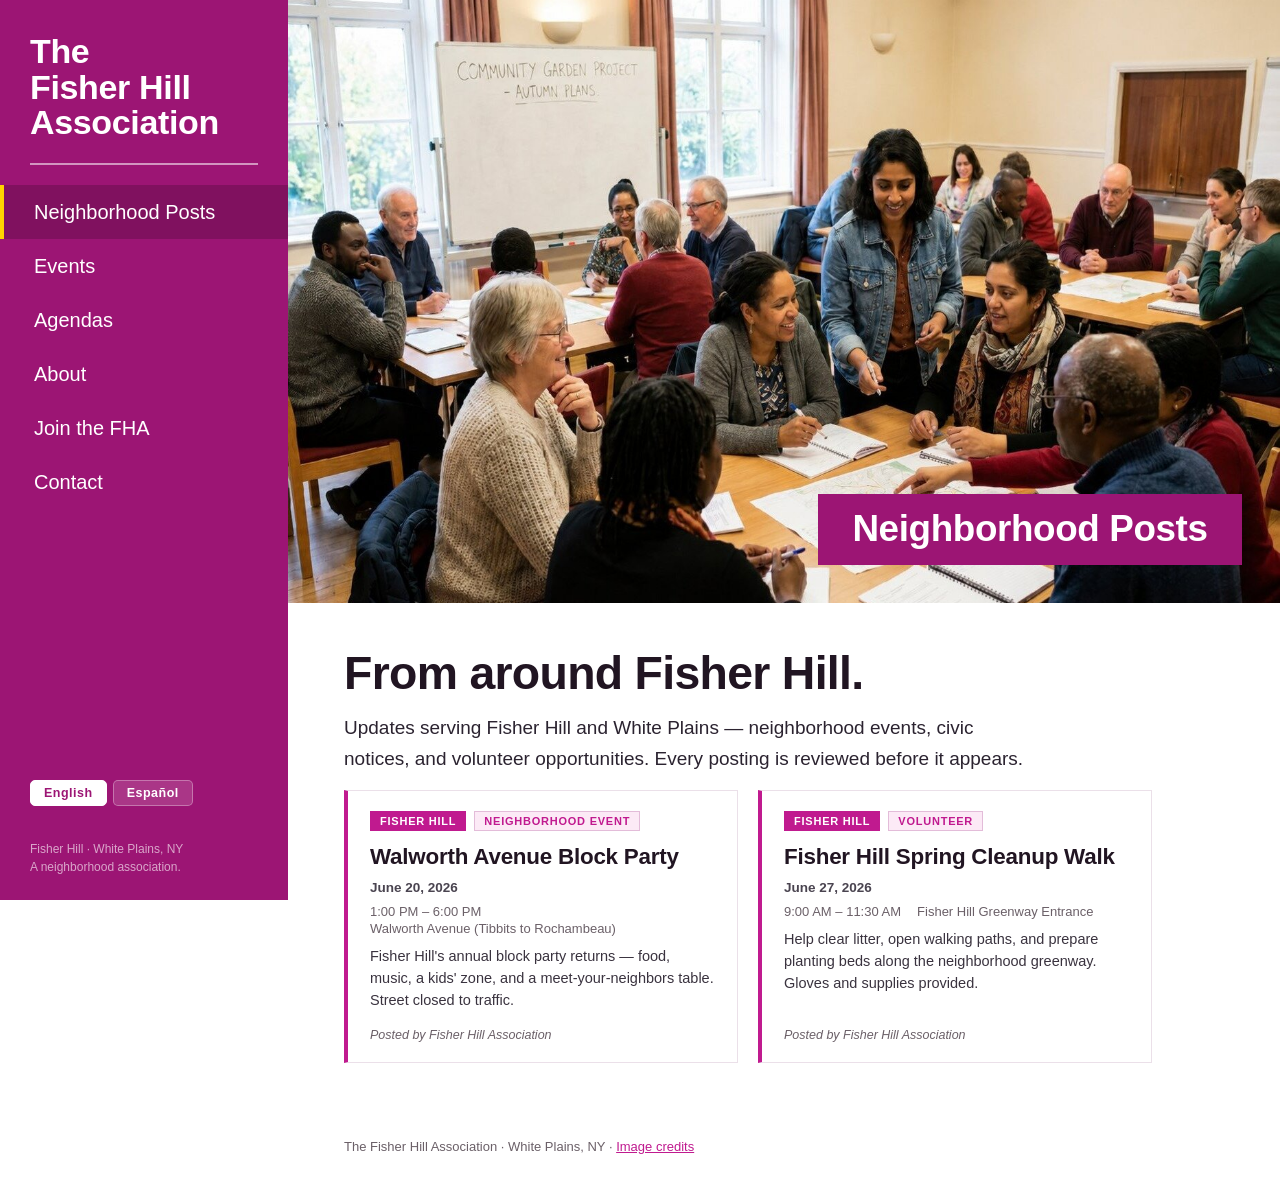
<file: posts.html>
<!DOCTYPE html>
<html lang="en">
<head>
<meta charset="utf-8">
<meta name="viewport" content="width=device-width, initial-scale=1">
<title>Neighborhood Posts — The Fisher Hill Association</title>
<link rel="preconnect" href="https://fonts.googleapis.com">
<link rel="preconnect" href="https://fonts.gstatic.com" crossorigin>
<link href="https://fonts.googleapis.com/css2?family=Inter:wght@400;500;600;700&family=Inter+Tight:wght@600;700;800&display=swap" rel="stylesheet">
<link rel="stylesheet" href="styles.css">
</head>
<body>

<aside class="side">
  <a class="side-brand" href="index.html">The<br>Fisher&nbsp;Hill<br>Association</a>
  <div class="side-rule"></div>
  <nav class="side-nav" aria-label="Main">
    <a href="posts.html" class="active" aria-current="page">Neighborhood Posts</a>
    <a href="events.html">Events</a>
    <a href="agendas.html">Agendas</a>
    <a href="about.html">About</a>
    <a href="join.html">Join the FHA</a>
    <a href="contact.html">Contact</a>
  </nav>
  <div class="side-foot">Fisher Hill · White Plains, NY<br>A neighborhood association.</div>
</aside>

<main class="main">
  <div class="page-hero" style="background-image:url('assets/heroes/posts.jpg?v=2')">
    <div class="page-hero-label">Neighborhood Posts</div>
  </div>
  <div class="wrap">
    <section>
      <h1 class="title">From around Fisher Hill.</h1>
      <p class="lede">Updates serving Fisher Hill and White Plains — neighborhood events, civic notices, and volunteer opportunities. Every posting is reviewed before it appears.</p>
      <div id="posts-feed"></div>
    </section>
    <div class="foot">The Fisher Hill Association · White Plains, NY · <a href="credits.html">Image credits</a></div>
  </div>
</main>

<script src="feeds.js"></script>
<script src="i18n.js"></script>
</body>
</html>
</file>
<file: styles.css>
/* The Fisher Hill Association — shared styles for all pages. */
:root{
  --brand:#c01a8f;        /* vivid magenta accent — links, buttons */
  --brand-deep:#9c1574;   /* deep magenta — sidebar, title blocks */
  --brand-press:#7a1059;
  --ink:#211522;
  --muted:#6b6068;
  --line:#ebe0e9;
  --soft:#fceaf6;
  --gold:#ffd400;          /* matches the map boundary */
  --cna:#d65f22;           /* WPCNA orange — non-Fisher-Hill items */
  --cna-press:#b34a1c;
  --cna-soft:#fdeee6;
}
*{ box-sizing:border-box; }
html,body{ margin:0; }
body{
  font-family:"Helvetica Neue",Helvetica,Arial,sans-serif; color:var(--ink); background:#fff;
  display:flex; min-height:100vh; -webkit-font-smoothing:antialiased;
}
a{ color:var(--brand); }

/* ── Sidebar ─────────────────────────────────────────────── */
.side{
  flex:0 0 288px; width:288px; background:var(--brand-deep); color:#fff;
  position:sticky; top:0; align-self:flex-start; height:100vh;
  display:flex; flex-direction:column; padding:34px 0 24px;
}
.side-brand{
  font-family:"Helvetica Neue",Helvetica,Arial,sans-serif; font-weight:800; font-size:34px; line-height:1.05;
  letter-spacing:-.01em; padding:0 30px 22px; margin:0; color:#fff; text-decoration:none;
}
.side-brand:hover{ opacity:.92; }
.side-rule{ height:2px; background:rgba(255,255,255,.55); margin:0 30px 10px; }
.side-nav{ display:flex; flex-direction:column; padding:10px 0; }
.side-nav a{
  color:#fff; text-decoration:none; font-size:20px; font-weight:500;
  padding:15px 30px; line-height:1.2; transition:background .12s;
  border-left:4px solid transparent;
}
.side-nav a:hover, .side-nav a:focus{ background:rgba(255,255,255,.10); }
.side-nav a.active{ background:rgba(0,0,0,.18); border-left-color:var(--gold); }
.side-foot{ margin-top:16px; padding:18px 30px 0; font-size:12px; color:rgba(255,255,255,.62); line-height:1.5; }

/* ── Content ─────────────────────────────────────────────── */
.main{ flex:1; min-width:0; }
.hero{ position:relative; height:67vh; min-height:340px; background:#0b0d10; }
.hero iframe{ width:100%; height:100%; border:0; display:block; }
.hero-chip{
  position:absolute; left:22px; bottom:18px; z-index:2; pointer-events:none;
  background:rgba(40,10,32,.72); color:#fff; backdrop-filter:blur(4px);
  font-size:13px; font-weight:600; padding:7px 13px; border-radius:999px;
}
.hero-chip b{ color:var(--gold); font-weight:700; }

/* Per-page hero image band — clean, full-bleed image (no overlay, no text) */
.page-hero{ position:relative; height:67vh; min-height:340px; background:#9c1574 50%/cover no-repeat; }
.page-hero-label{ position:absolute; right:clamp(18px,3vw,40px); bottom:clamp(18px,3vw,40px); z-index:2; background:var(--brand-deep); color:#fff;
  font-family:"Helvetica Neue",Helvetica,Arial,sans-serif; font-weight:800; letter-spacing:-.01em; line-height:1.05;
  font-size:clamp(1.4rem,3vw,2.3rem); padding:16px clamp(20px,3vw,34px); max-width:85%; }

.wrap{ max-width:920px; padding:0 clamp(22px,5vw,56px); }
section{ padding:46px 0; border-bottom:1px solid var(--line); }
section:last-of-type{ border-bottom:0; }
.kicker{ color:var(--brand); font-weight:700; letter-spacing:.12em; text-transform:uppercase; font-size:12px; margin:0 0 10px; }
h1.title{ font-family:"Helvetica Neue",Helvetica,Arial,sans-serif; font-weight:800; font-size:clamp(2rem,4vw,2.9rem); line-height:1.05; letter-spacing:-.015em; margin:0 0 14px; }
h2{ font-family:"Helvetica Neue",Helvetica,Arial,sans-serif; font-weight:700; font-size:clamp(1.5rem,3vw,2rem); line-height:1.12; margin:0 0 14px; letter-spacing:-.01em; }
h3{ font-family:"Helvetica Neue",Helvetica,Arial,sans-serif; }
p.lede{ font-size:clamp(16px,1.8vw,19px); line-height:1.65; color:#2b2330; margin:0 0 16px; max-width:65ch; }
p{ line-height:1.6; color:#352c41; max-width:65ch; }

.btn{
  display:inline-block; background:var(--brand); color:#fff; text-decoration:none;
  font-weight:600; font-size:15px; padding:12px 22px; border-radius:10px; transition:background .12s;
}
.btn:hover{ background:var(--brand-press); }
.btn.ghost{ background:transparent; color:var(--brand); border:1.5px solid var(--brand); }
.btn.ghost:hover{ background:var(--soft); }

.cards{ display:grid; grid-template-columns:repeat(auto-fit,minmax(200px,1fr)); gap:14px; margin-top:6px; }
.card{ border:1px solid var(--line); border-left:4px solid var(--brand); border-radius:10px; padding:18px 20px; background:#fff; text-decoration:none; color:inherit; display:block; transition:box-shadow .12s, transform .12s; }
.card:hover{ box-shadow:0 8px 24px rgba(156,21,116,.18); transform:translateY(-1px); }
.card h3{ margin:0 0 5px; font-size:17px; }
.card p{ margin:0; font-size:14px; color:var(--muted); }

.placeholder{ border:1px dashed var(--line); border-radius:10px; padding:22px 24px; background:var(--soft); color:var(--muted); font-size:15px; }

.officers{ list-style:none; margin:14px 0 0; padding:0; display:grid; gap:8px; }
.officers li{ font-size:16px; }
.officers strong{ font-weight:600; }

/* Agenda mentions feed (live from fisher-hill-mentions.json) */
.mins{ list-style:none; margin:14px 0 0; padding:0; display:grid; gap:14px; }
.mins li{ border:1px solid var(--line); border-left:4px solid var(--brand); border-radius:10px; background:#fff; padding:16px 20px; }
.min-date{ display:block; font-size:12px; font-weight:700; letter-spacing:.08em; text-transform:uppercase; color:var(--brand); }
.mins p{ margin:6px 0 8px; font-size:15px; }
.mins a{ font-weight:600; font-size:13.5px; text-decoration:none; }
.mins a:hover{ text-decoration:underline; }

.foot{ padding:30px 0 50px; color:var(--muted); font-size:13px; }

/* ── Events / Posts feed (CNA-style cards) ───────────────── */
.feed-head{ display:flex; align-items:baseline; justify-content:space-between; gap:16px; flex-wrap:wrap; margin:0 0 18px; }
.feed-head h2{ margin:0; }
.feed-seeall{ font-weight:700; font-size:14px; color:var(--brand); text-decoration:none; white-space:nowrap; }
.feed-seeall:hover{ text-decoration:underline; }
.feed-note{ font-size:13.5px; color:var(--muted); margin:0 0 18px; }
.feed-grid{ display:grid; grid-template-columns:repeat(auto-fill,minmax(300px,1fr)); gap:20px; }
.feed-card{ display:flex; flex-direction:column; background:#fff; border:1px solid var(--line); transition:border-color .15s, transform .15s; }
.feed-card:hover{ border-color:var(--cna); transform:translateY(-2px); }
.feed-card-fh{ border-left:4px solid var(--brand); }
.feed-card-fh:hover{ border-color:var(--brand); }
.feed-body{ display:flex; flex-direction:column; flex:1; padding:20px 22px; }
.feed-top{ display:flex; align-items:center; flex-wrap:wrap; gap:8px; margin-bottom:12px; }
.feed-tag{ display:inline-block; padding:3px 9px; border:1px solid color-mix(in srgb, var(--cna) 20%, var(--line)); background:var(--cna-soft); color:var(--cna); font-size:11px; font-weight:800; letter-spacing:.07em; text-transform:uppercase; }
.feed-card-fh .feed-tag{ border-color:color-mix(in srgb, var(--brand) 18%, var(--line)); background:var(--soft); color:var(--brand); }
.feed-tag-fh, .feed-card-fh .feed-tag-fh{ background:var(--brand); color:#fff; border-color:var(--brand); }
.feed-title{ margin:0 0 6px; font-family:"Helvetica Neue",Helvetica,Arial,sans-serif; font-weight:800; line-height:1.22; font-size:clamp(1.15rem,1.8vw,1.4rem); letter-spacing:-.01em; }
.feed-date{ margin:0 0 6px; font-size:13.5px; font-weight:600; color:#4a4450; }
.feed-meta{ display:flex; flex-wrap:wrap; gap:2px 16px; font-size:13px; color:var(--muted); margin-bottom:10px; }
.feed-summary{ margin:0 0 16px; color:#3a333f; font-size:14.5px; line-height:1.5; flex:1; }
.feed-actions{ display:flex; align-items:center; gap:12px; margin-top:auto; }
.feed-btn{ display:inline-block; background:var(--cna); color:#fff; text-decoration:none; font-weight:800; font-size:12px; letter-spacing:.07em; text-transform:uppercase; padding:9px 15px; }
.feed-btn:hover{ background:var(--cna-press); }
.feed-card-fh .feed-btn{ background:var(--brand); }
.feed-card-fh .feed-btn:hover{ background:var(--brand-press); }
.feed-source{ font-size:12.5px; color:var(--muted); font-style:italic; }
.feed-empty{ color:var(--muted); }
.home-feed{ background:var(--soft); border-top:1px solid var(--line); border-bottom:1px solid var(--line); }
.home-feed .wrap{ padding-top:46px; padding-bottom:46px; }

/* About hero: full-width vintage postcard at natural height */
.about-hero-img{ display:block; width:100%; height:auto; }

/* Agenda document boxes (purple bottom bar) */
.agenda-grid{ display:grid; grid-template-columns:repeat(auto-fill,minmax(155px,1fr)); gap:16px; margin-top:6px; }
.agenda-box{ display:flex; flex-direction:column; justify-content:space-between; min-height:140px; background:#fff; border:1.5px solid #4a3f8f; text-decoration:none; color:var(--ink); transition:transform .12s, box-shadow .12s; }
.agenda-box:hover{ transform:translateY(-2px); box-shadow:0 7px 18px rgba(74,63,143,.22); }
.agenda-box-title{ padding:14px 14px 10px; font-family:"Helvetica Neue",Helvetica,Arial,sans-serif; font-weight:800; font-size:15px; line-height:1.25; }
.agenda-box-bar{ height:14px; background:#564b9c; }

/* Language toggle (sidebar) */
.lang-toggle{ display:flex; gap:6px; margin:auto 30px 0; }
.lang-btn{ padding:5px 13px; font:inherit; font-size:12.5px; font-weight:800; letter-spacing:.04em; color:#fff; background:rgba(255,255,255,.14); border:1px solid rgba(255,255,255,.32); border-radius:5px; cursor:pointer; }
.lang-btn:hover{ background:rgba(255,255,255,.26); }
.lang-btn.active{ background:#fff; color:var(--brand-deep); border-color:#fff; }

/* Contact form */
.cform{ max-width:560px; display:grid; gap:16px; margin-top:6px; }
.cform label{ display:block; font-size:13px; font-weight:700; color:var(--ink); margin-bottom:6px; }
.cform input, .cform textarea{ width:100%; padding:11px 13px; border:1px solid var(--line); background:#fff; font:inherit; font-size:15px; color:var(--ink); border-radius:6px; }
.cform input:focus, .cform textarea:focus{ outline:2px solid var(--brand); outline-offset:1px; border-color:var(--brand); }
.cform textarea{ min-height:130px; resize:vertical; }
.cform .btn{ justify-self:start; border:0; cursor:pointer; background:var(--brand); color:#fff; }
.cform .btn:hover{ background:var(--brand-press); }
.cform-note{ font-size:13px; color:var(--muted); margin:0; }
.cform-status{ font-size:14.5px; font-weight:700; color:var(--brand); margin:0; }
.cform-opt{ font-weight:400; color:var(--muted); }
.cform-group{ border:1px solid var(--line); border-radius:6px; padding:12px 14px; margin:0; display:grid; gap:9px; }
.cform-group legend{ font-size:13px; font-weight:700; color:var(--ink); padding:0 4px; }
.cform-radio{ display:flex; align-items:center; gap:9px; font-size:15px; font-weight:400; margin:0; cursor:pointer; }
.cform-radio input{ width:auto; margin:0; accent-color:var(--brand); }
.subhead{ font-family:"Helvetica Neue",Helvetica,Arial,sans-serif; font-weight:800; font-size:clamp(1.15rem,2vw,1.4rem); letter-spacing:-.01em; margin:30px 0 8px; }

/* ── Responsive: sidebar collapses to a top bar ──────────── */
@media (max-width:820px){
  body{ flex-direction:column; }
  .side{ flex-basis:auto; width:100%; height:auto; position:static; padding:22px 0 10px; }
  .side-brand{ font-size:27px; padding:0 22px 14px; }
  .side-rule{ margin:0 22px 6px; }
  .side-nav{ flex-direction:row; flex-wrap:wrap; padding:6px 12px; gap:2px; }
  .side-nav a{ font-size:16px; padding:9px 14px; border-left:0; border-radius:8px; }
  .side-nav a.active{ border-left:0; background:rgba(0,0,0,.22); }
  .side-foot{ display:none; }
  .hero{ height:58vh; min-height:260px; }
  .page-hero{ height:58vh; min-height:260px; }
  .lang-toggle{ margin:6px 22px 4px; }
}
</file>
